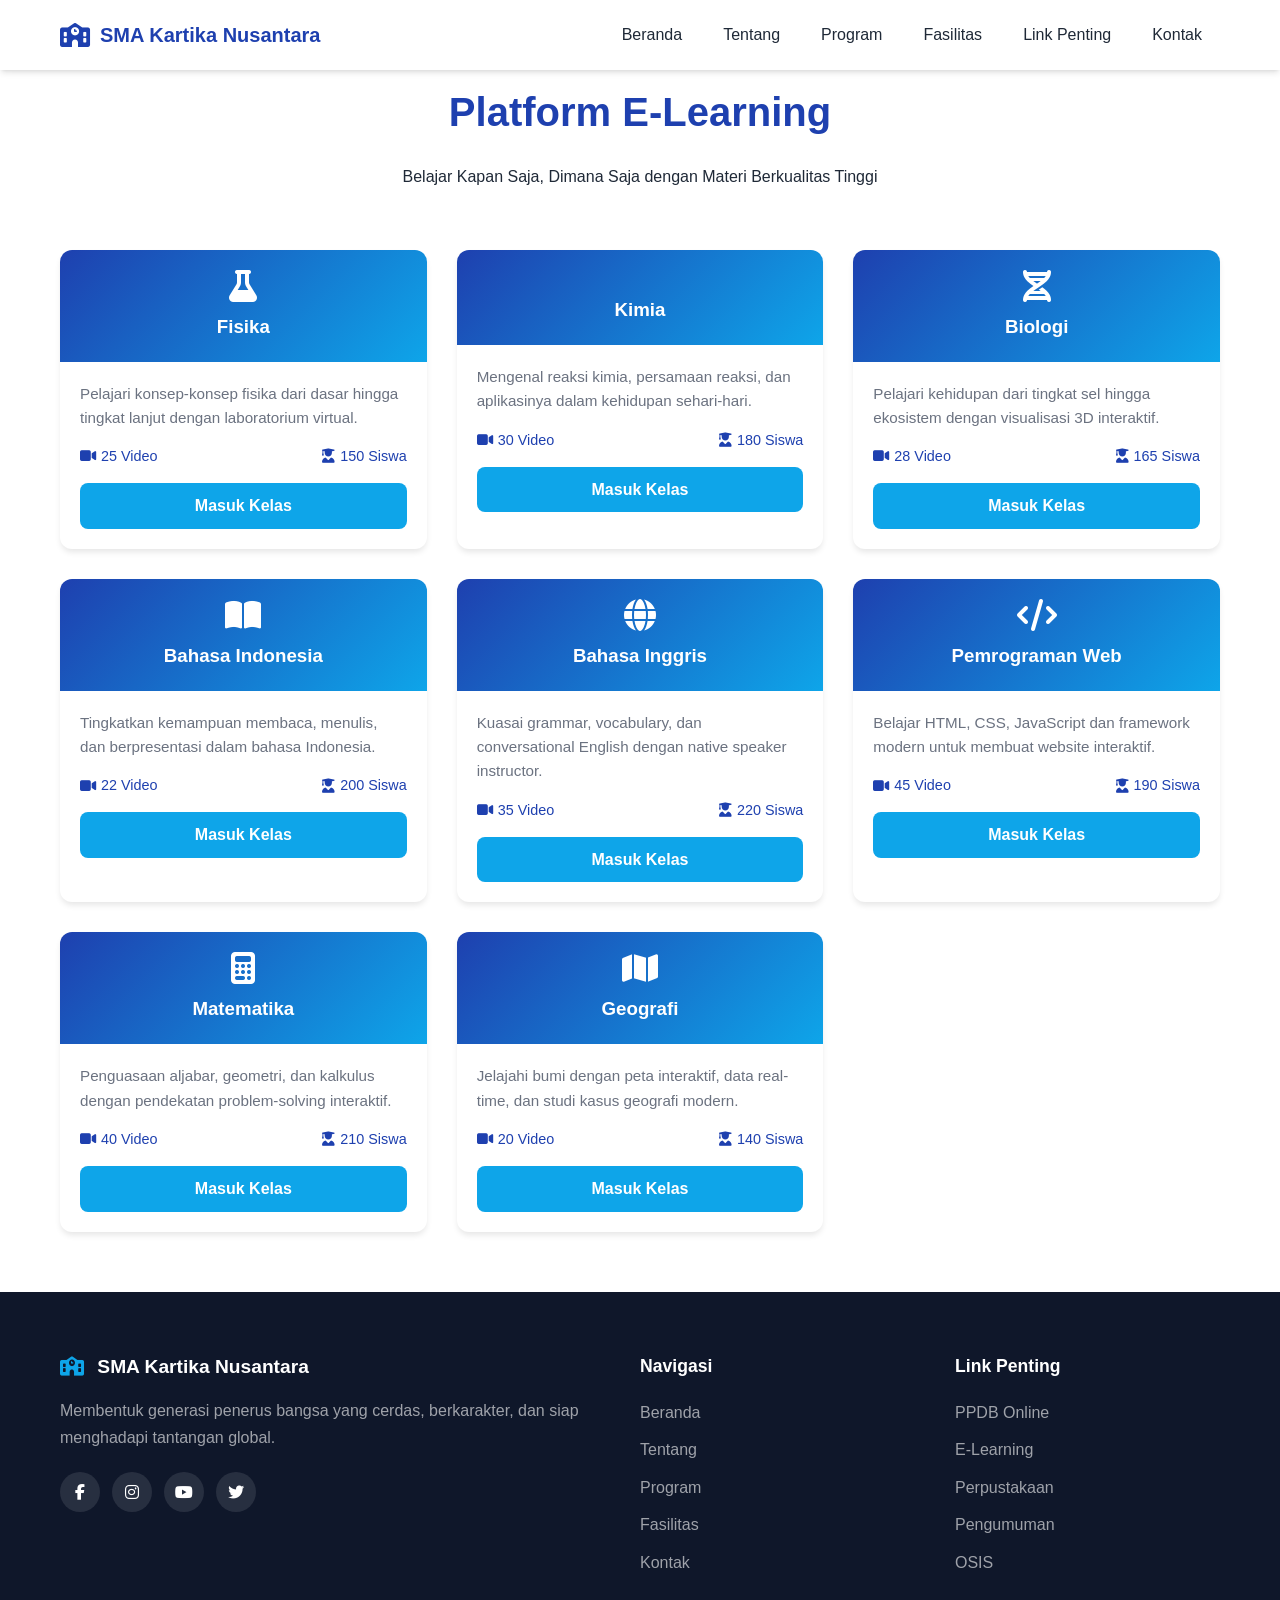
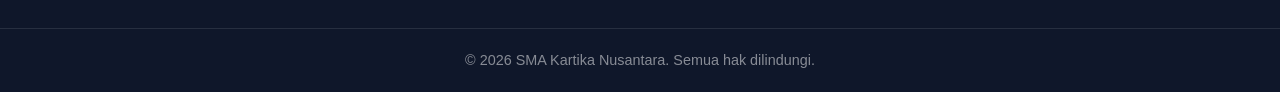
<file: pages/elearning.html>
<!DOCTYPE html>
<html lang="id">
<head>
    <meta charset="UTF-8">
    <meta name="viewport" content="width=device-width, initial-scale=1.0">
    <meta name="description" content="Platform E-Learning SMA Kartika Nusantara">
    <meta name="keywords" content="e-learning, kelas online, pendidikan">
    <title>E-Learning - SMA Kartika Nusantara</title>
    <link rel="stylesheet" href="../css/style.css">
    <link rel="preconnect" href="https://cdnjs.cloudflare.com" crossorigin>
    <link rel="stylesheet" href="https://cdnjs.cloudflare.com/ajax/libs/font-awesome/6.5.0/css/all.min.css">
    <style>
        .elearning-container {
            max-width: 1200px;
            margin: 80px auto 50px;
            padding: 0 20px;
        }
        .elearning-header {
            text-align: center;
            margin-bottom: 60px;
        }
        .elearning-header h1 {
            font-size: 2.5rem;
            color: #1e40af;
            margin-bottom: 20px;
        }
        .courses-grid {
            display: grid;
            grid-template-columns: repeat(auto-fill, minmax(280px, 1fr));
            gap: 30px;
            margin-bottom: 60px;
        }
        .course-card {
            background: white;
            border-radius: 12px;
            overflow: hidden;
            box-shadow: 0 4px 6px -1px rgba(0, 0, 0, 0.1);
            transition: 0.3s ease;
            cursor: pointer;
        }
        .course-card:hover {
            transform: translateY(-8px);
            box-shadow: 0 10px 15px -3px rgba(0, 0, 0, 0.1);
        }
        .course-header {
            padding: 20px;
            background: linear-gradient(135deg, #1e40af 0%, #0ea5e9 100%);
            color: white;
            text-align: center;
        }
        .course-header i {
            font-size: 2rem;
            margin-bottom: 10px;
        }
        .course-header h3 {
            margin: 0;
        }
        .course-body {
            padding: 20px;
        }
        .course-body p {
            color: #6b7280;
            font-size: 0.95rem;
            margin-bottom: 15px;
        }
        .course-meta {
            display: flex;
            justify-content: space-between;
            margin-bottom: 15px;
            font-size: 0.9rem;
        }
        .course-meta span {
            display: flex;
            align-items: center;
            gap: 5px;
            color: #1e40af;
        }
        .course-btn {
            display: block;
            text-align: center;
            background: #0ea5e9;
            color: white;
            padding: 10px;
            border-radius: 8px;
            text-decoration: none;
            font-weight: 600;
            transition: 0.3s ease;
        }
        .course-btn:hover {
            background: #0284c7;
        }
        @media (max-width: 768px) {
            .elearning-header h1 {
                font-size: 1.8rem;
            }
            .courses-grid {
                grid-template-columns: repeat(auto-fill, minmax(200px, 1fr));
            }
        }
    </style>
</head>
<body>
    <div id="navbar-placeholder"></div>

    <!-- Main Content -->
    <div class="elearning-container">
        <div class="elearning-header">
            <h1>Platform E-Learning</h1>
            <p>Belajar Kapan Saja, Dimana Saja dengan Materi Berkualitas Tinggi</p>
        </div>

        <div class="courses-grid">
            <div class="course-card">
                <div class="course-header">
                    <i class="fas fa-flask"></i>
                    <h3>Fisika</h3>
                </div>
                <div class="course-body">
                    <p>Pelajari konsep-konsep fisika dari dasar hingga tingkat lanjut dengan laboratorium virtual.</p>
                    <div class="course-meta">
                        <span><i class="fas fa-video"></i> 25 Video</span>
                        <span><i class="fas fa-user-graduate"></i> 150 Siswa</span>
                    </div>
                    <a href="#" class="course-btn">Masuk Kelas</a>
                </div>
            </div>

            <div class="course-card">
                <div class="course-header">
                    <i class="fas fa-beaker"></i>
                    <h3>Kimia</h3>
                </div>
                <div class="course-body">
                    <p>Mengenal reaksi kimia, persamaan reaksi, dan aplikasinya dalam kehidupan sehari-hari.</p>
                    <div class="course-meta">
                        <span><i class="fas fa-video"></i> 30 Video</span>
                        <span><i class="fas fa-user-graduate"></i> 180 Siswa</span>
                    </div>
                    <a href="#" class="course-btn">Masuk Kelas</a>
                </div>
            </div>

            <div class="course-card">
                <div class="course-header">
                    <i class="fas fa-dna"></i>
                    <h3>Biologi</h3>
                </div>
                <div class="course-body">
                    <p>Pelajari kehidupan dari tingkat sel hingga ekosistem dengan visualisasi 3D interaktif.</p>
                    <div class="course-meta">
                        <span><i class="fas fa-video"></i> 28 Video</span>
                        <span><i class="fas fa-user-graduate"></i> 165 Siswa</span>
                    </div>
                    <a href="#" class="course-btn">Masuk Kelas</a>
                </div>
            </div>

            <div class="course-card">
                <div class="course-header">
                    <i class="fas fa-book-open"></i>
                    <h3>Bahasa Indonesia</h3>
                </div>
                <div class="course-body">
                    <p>Tingkatkan kemampuan membaca, menulis, dan berpresentasi dalam bahasa Indonesia.</p>
                    <div class="course-meta">
                        <span><i class="fas fa-video"></i> 22 Video</span>
                        <span><i class="fas fa-user-graduate"></i> 200 Siswa</span>
                    </div>
                    <a href="#" class="course-btn">Masuk Kelas</a>
                </div>
            </div>

            <div class="course-card">
                <div class="course-header">
                    <i class="fas fa-globe"></i>
                    <h3>Bahasa Inggris</h3>
                </div>
                <div class="course-body">
                    <p>Kuasai grammar, vocabulary, dan conversational English dengan native speaker instructor.</p>
                    <div class="course-meta">
                        <span><i class="fas fa-video"></i> 35 Video</span>
                        <span><i class="fas fa-user-graduate"></i> 220 Siswa</span>
                    </div>
                    <a href="#" class="course-btn">Masuk Kelas</a>
                </div>
            </div>

            <div class="course-card">
                <div class="course-header">
                    <i class="fas fa-code"></i>
                    <h3>Pemrograman Web</h3>
                </div>
                <div class="course-body">
                    <p>Belajar HTML, CSS, JavaScript dan framework modern untuk membuat website interaktif.</p>
                    <div class="course-meta">
                        <span><i class="fas fa-video"></i> 45 Video</span>
                        <span><i class="fas fa-user-graduate"></i> 190 Siswa</span>
                    </div>
                    <a href="#" class="course-btn">Masuk Kelas</a>
                </div>
            </div>

            <div class="course-card">
                <div class="course-header">
                    <i class="fas fa-calculator"></i>
                    <h3>Matematika</h3>
                </div>
                <div class="course-body">
                    <p>Penguasaan aljabar, geometri, dan kalkulus dengan pendekatan problem-solving interaktif.</p>
                    <div class="course-meta">
                        <span><i class="fas fa-video"></i> 40 Video</span>
                        <span><i class="fas fa-user-graduate"></i> 210 Siswa</span>
                    </div>
                    <a href="#" class="course-btn">Masuk Kelas</a>
                </div>
            </div>

            <div class="course-card">
                <div class="course-header">
                    <i class="fas fa-map"></i>
                    <h3>Geografi</h3>
                </div>
                <div class="course-body">
                    <p>Jelajahi bumi dengan peta interaktif, data real-time, dan studi kasus geografi modern.</p>
                    <div class="course-meta">
                        <span><i class="fas fa-video"></i> 20 Video</span>
                        <span><i class="fas fa-user-graduate"></i> 140 Siswa</span>
                    </div>
                    <a href="#" class="course-btn">Masuk Kelas</a>
                </div>
            </div>
        </div>
    </div>

    <div id="footer-placeholder"></div>

    <script src="../js/components.js" defer></script>
    <script src="../js/script.js" defer></script>
</body>
</html>
</file>
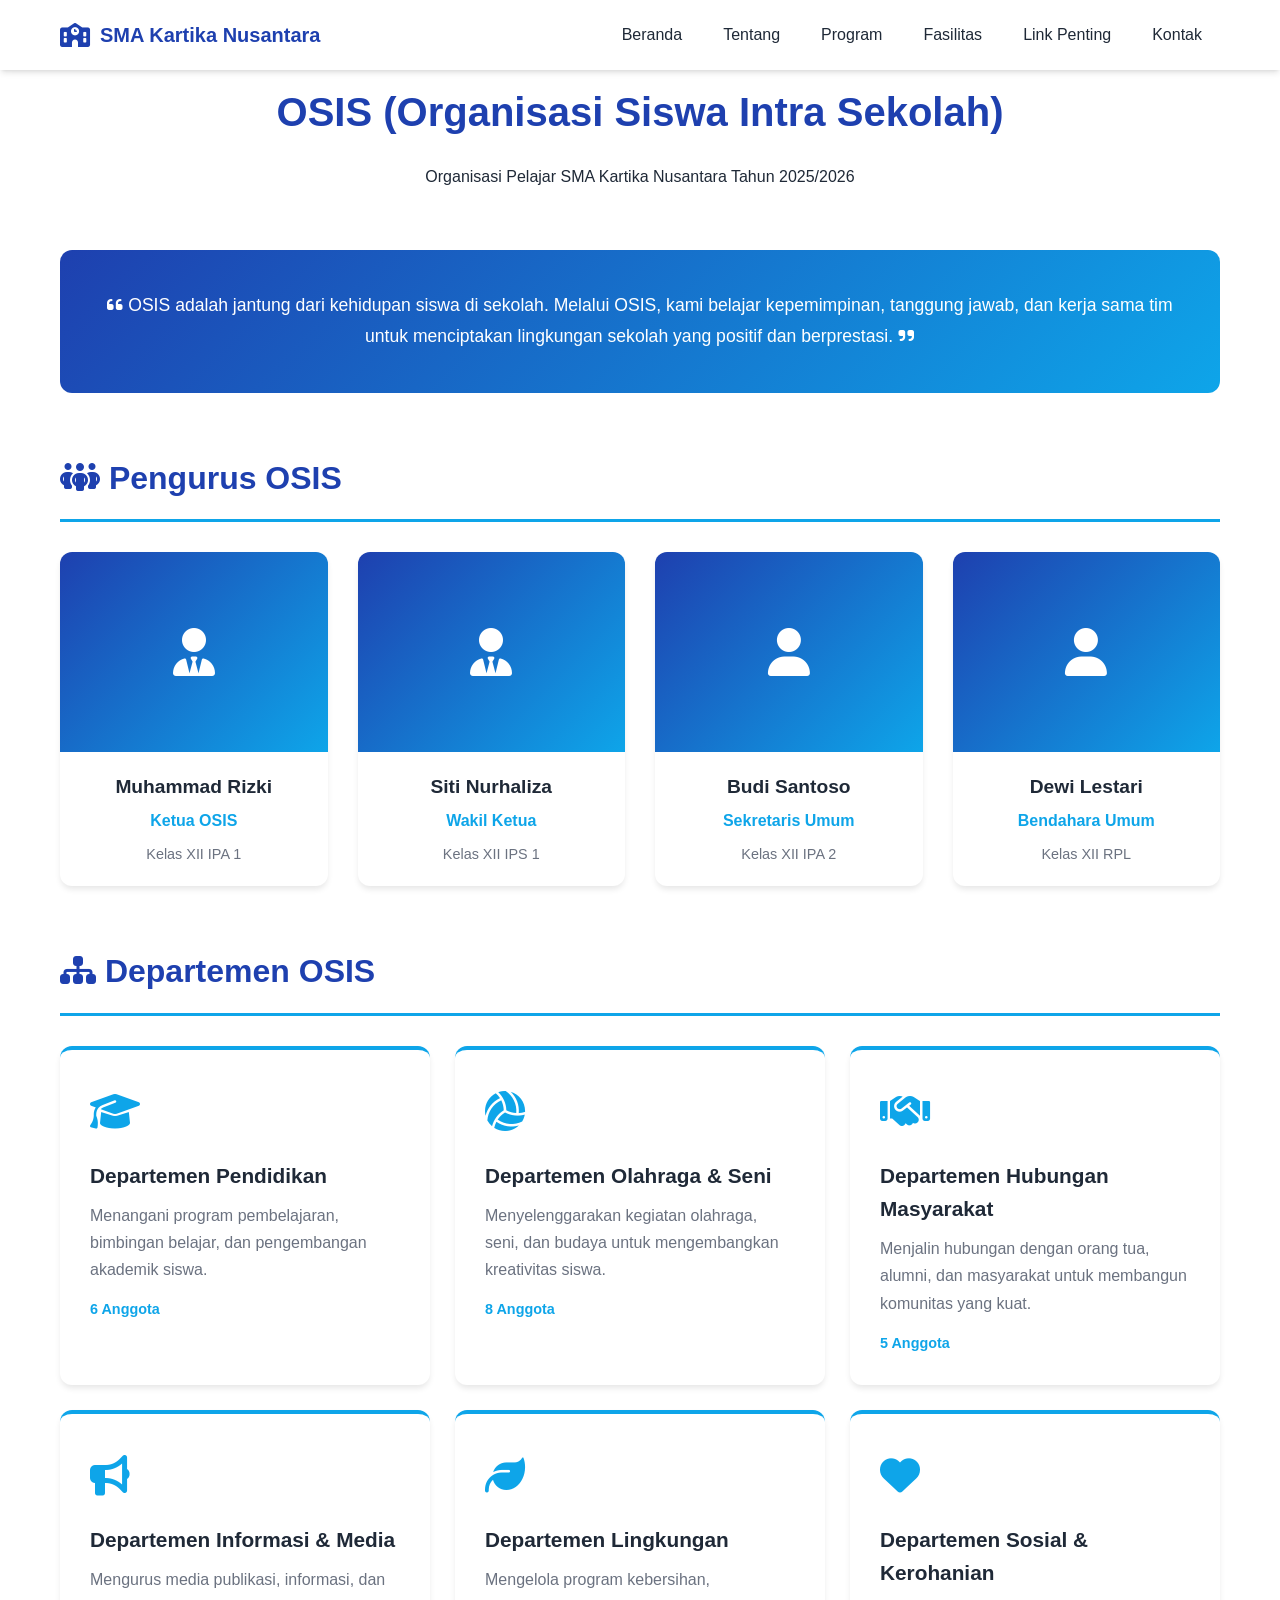
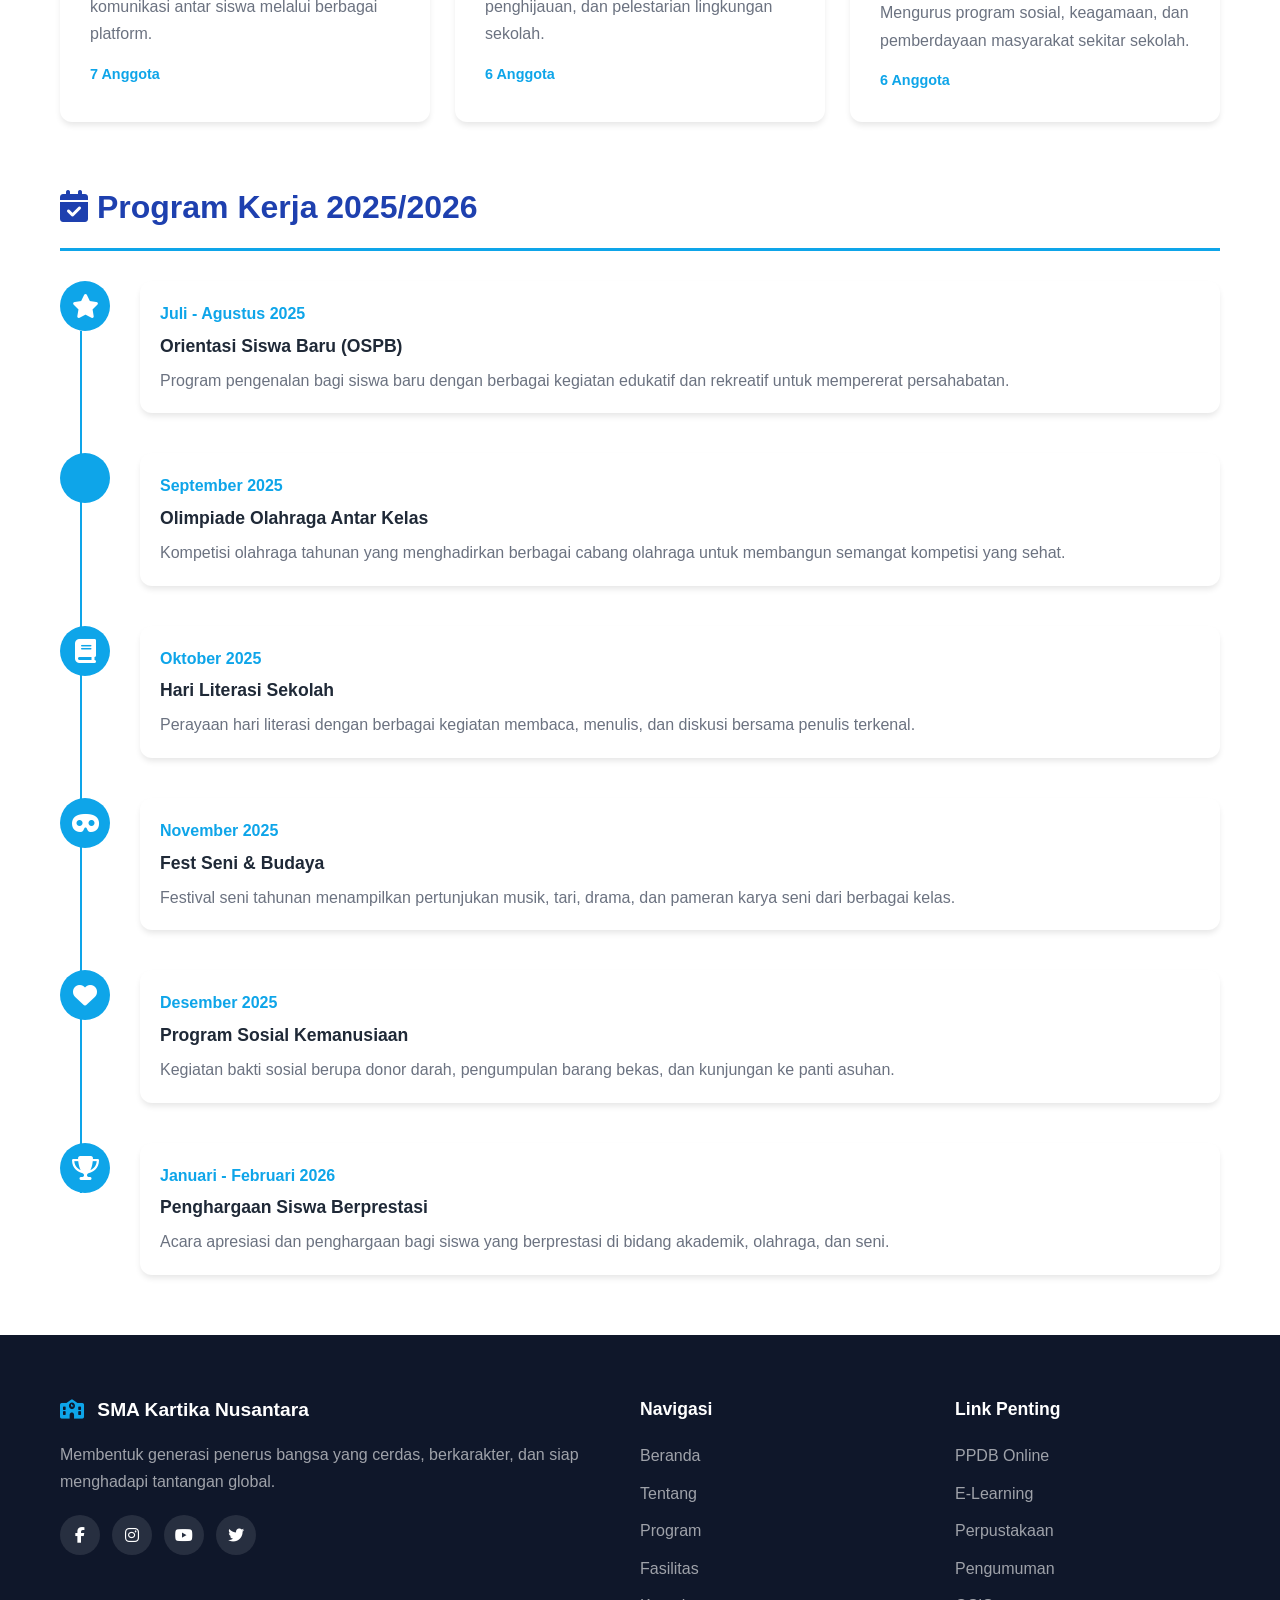
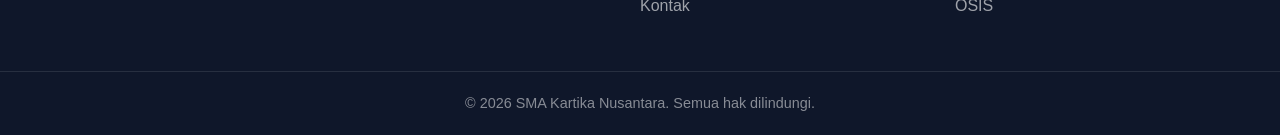
<file: pages/osis.html>
<!DOCTYPE html>
<html lang="id">
<head>
    <meta charset="UTF-8">
    <meta name="viewport" content="width=device-width, initial-scale=1.0">
    <meta name="description" content="OSIS SMA Kartika Nusantara - Organisasi Siswa Intra Sekolah">
    <meta name="keywords" content="OSIS, organisasi, siswa, intra, sekolah">
    <title>OSIS - SMA Kartika Nusantara</title>
    <link rel="stylesheet" href="../css/style.css">
    <link rel="preconnect" href="https://cdnjs.cloudflare.com" crossorigin>
    <link rel="stylesheet" href="https://cdnjs.cloudflare.com/ajax/libs/font-awesome/6.5.0/css/all.min.css">
    <style>
        .osis-container {
            max-width: 1200px;
            margin: 80px auto 50px;
            padding: 0 20px;
        }
        .osis-header {
            text-align: center;
            margin-bottom: 60px;
        }
        .osis-header h1 {
            font-size: 2.5rem;
            color: #1e40af;
            margin-bottom: 20px;
        }
        .osis-intro {
            background: linear-gradient(135deg, #1e40af 0%, #0ea5e9 100%);
            color: white;
            padding: 40px;
            border-radius: 12px;
            margin-bottom: 60px;
            text-align: center;
        }
        .osis-intro p {
            font-size: 1.1rem;
            line-height: 1.8;
        }
        .section-title {
            font-size: 2rem;
            color: #1e40af;
            margin-bottom: 30px;
            border-bottom: 3px solid #0ea5e9;
            padding-bottom: 15px;
        }
        .board-grid {
            display: grid;
            grid-template-columns: repeat(auto-fit, minmax(250px, 1fr));
            gap: 30px;
            margin-bottom: 60px;
        }
        .board-card {
            background: white;
            border-radius: 12px;
            overflow: hidden;
            box-shadow: 0 4px 6px -1px rgba(0, 0, 0, 0.1);
            text-align: center;
        }
        .board-avatar {
            width: 100%;
            height: 200px;
            background: linear-gradient(135deg, #1e40af 0%, #0ea5e9 100%);
            display: flex;
            align-items: center;
            justify-content: center;
            font-size: 3rem;
            color: white;
        }
        .board-info {
            padding: 20px;
        }
        .board-name {
            font-size: 1.2rem;
            font-weight: 700;
            color: #1f2937;
            margin-bottom: 5px;
        }
        .board-position {
            color: #0ea5e9;
            font-weight: 600;
            margin-bottom: 10px;
        }
        .board-contact {
            font-size: 0.9rem;
            color: #6b7280;
        }
        .departments-grid {
            display: grid;
            grid-template-columns: repeat(auto-fit, minmax(280px, 1fr));
            gap: 25px;
            margin-bottom: 60px;
        }
        .dept-card {
            background: white;
            border-radius: 12px;
            padding: 30px;
            box-shadow: 0 4px 6px -1px rgba(0, 0, 0, 0.1);
            border-top: 4px solid #0ea5e9;
            transition: 0.3s ease;
        }
        .dept-card:hover {
            transform: translateY(-5px);
            box-shadow: 0 10px 15px -3px rgba(0, 0, 0, 0.1);
        }
        .dept-icon {
            font-size: 2.5rem;
            color: #0ea5e9;
            margin-bottom: 15px;
        }
        .dept-title {
            font-size: 1.3rem;
            font-weight: 700;
            color: #1f2937;
            margin-bottom: 10px;
        }
        .dept-desc {
            color: #6b7280;
            line-height: 1.7;
            margin-bottom: 15px;
        }
        .dept-members {
            font-size: 0.9rem;
            color: #0ea5e9;
            font-weight: 600;
        }
        .activities-timeline {
            position: relative;
            margin-bottom: 60px;
        }
        .timeline-item {
            display: flex;
            gap: 30px;
            margin-bottom: 40px;
            position: relative;
        }
        .timeline-item::before {
            content: '';
            position: absolute;
            left: 20px;
            top: 50px;
            width: 2px;
            height: calc(100% + 40px);
            background: #0ea5e9;
        }
        .timeline-item:last-child::before {
            display: none;
        }
        .timeline-dot {
            width: 50px;
            height: 50px;
            background: #0ea5e9;
            border-radius: 50%;
            display: flex;
            align-items: center;
            justify-content: center;
            color: white;
            font-size: 1.5rem;
            flex-shrink: 0;
            z-index: 1;
            position: relative;
        }
        .timeline-content {
            flex: 1;
            background: white;
            padding: 20px;
            border-radius: 12px;
            box-shadow: 0 4px 6px -1px rgba(0, 0, 0, 0.1);
        }
        .timeline-date {
            color: #0ea5e9;
            font-weight: 600;
            margin-bottom: 5px;
        }
        .timeline-title {
            font-size: 1.1rem;
            font-weight: 700;
            color: #1f2937;
            margin-bottom: 8px;
        }
        .timeline-desc {
            color: #6b7280;
        }
        .osis-section {
            margin-bottom: 60px;
        }
    </style>
</head>
<body>
    <div id="navbar-placeholder"></div>

    <!-- Main Content -->
    <div class="osis-container">
        <div class="osis-header">
            <h1>OSIS (Organisasi Siswa Intra Sekolah)</h1>
            <p>Organisasi Pelajar SMA Kartika Nusantara Tahun 2025/2026</p>
        </div>

        <div class="osis-intro">
            <p>
                <i class="fas fa-quote-left"></i> OSIS adalah jantung dari kehidupan siswa di sekolah. Melalui OSIS, kami belajar kepemimpinan, 
                tanggung jawab, dan kerja sama tim untuk menciptakan lingkungan sekolah yang positif dan berprestasi. <i class="fas fa-quote-right"></i>
            </p>
        </div>

        <!-- Pengurus OSIS -->
        <div class="osis-section">
            <h2 class="section-title"><i class="fas fa-people-group"></i> Pengurus OSIS</h2>
            <div class="board-grid">
                <div class="board-card">
                    <div class="board-avatar">
                        <i class="fas fa-user-tie"></i>
                    </div>
                    <div class="board-info">
                        <div class="board-name">Muhammad Rizki</div>
                        <div class="board-position">Ketua OSIS</div>
                        <div class="board-contact">Kelas XII IPA 1</div>
                    </div>
                </div>

                <div class="board-card">
                    <div class="board-avatar">
                        <i class="fas fa-user-tie"></i>
                    </div>
                    <div class="board-info">
                        <div class="board-name">Siti Nurhaliza</div>
                        <div class="board-position">Wakil Ketua</div>
                        <div class="board-contact">Kelas XII IPS 1</div>
                    </div>
                </div>

                <div class="board-card">
                    <div class="board-avatar">
                        <i class="fas fa-user"></i>
                    </div>
                    <div class="board-info">
                        <div class="board-name">Budi Santoso</div>
                        <div class="board-position">Sekretaris Umum</div>
                        <div class="board-contact">Kelas XII IPA 2</div>
                    </div>
                </div>

                <div class="board-card">
                    <div class="board-avatar">
                        <i class="fas fa-user"></i>
                    </div>
                    <div class="board-info">
                        <div class="board-name">Dewi Lestari</div>
                        <div class="board-position">Bendahara Umum</div>
                        <div class="board-contact">Kelas XII RPL</div>
                    </div>
                </div>
            </div>
        </div>

        <!-- Departemen OSIS -->
        <div class="osis-section">
            <h2 class="section-title"><i class="fas fa-sitemap"></i> Departemen OSIS</h2>
            <div class="departments-grid">
                <div class="dept-card">
                    <div class="dept-icon">
                        <i class="fas fa-graduation-cap"></i>
                    </div>
                    <div class="dept-title">Departemen Pendidikan</div>
                    <p class="dept-desc">Menangani program pembelajaran, bimbingan belajar, dan pengembangan akademik siswa.</p>
                    <div class="dept-members">6 Anggota</div>
                </div>

                <div class="dept-card">
                    <div class="dept-icon">
                        <i class="fas fa-volleyball"></i>
                    </div>
                    <div class="dept-title">Departemen Olahraga & Seni</div>
                    <p class="dept-desc">Menyelenggarakan kegiatan olahraga, seni, dan budaya untuk mengembangkan kreativitas siswa.</p>
                    <div class="dept-members">8 Anggota</div>
                </div>

                <div class="dept-card">
                    <div class="dept-icon">
                        <i class="fas fa-handshake"></i>
                    </div>
                    <div class="dept-title">Departemen Hubungan Masyarakat</div>
                    <p class="dept-desc">Menjalin hubungan dengan orang tua, alumni, dan masyarakat untuk membangun komunitas yang kuat.</p>
                    <div class="dept-members">5 Anggota</div>
                </div>

                <div class="dept-card">
                    <div class="dept-icon">
                        <i class="fas fa-bullhorn"></i>
                    </div>
                    <div class="dept-title">Departemen Informasi & Media</div>
                    <p class="dept-desc">Mengurus media publikasi, informasi, dan komunikasi antar siswa melalui berbagai platform.</p>
                    <div class="dept-members">7 Anggota</div>
                </div>

                <div class="dept-card">
                    <div class="dept-icon">
                        <i class="fas fa-leaf"></i>
                    </div>
                    <div class="dept-title">Departemen Lingkungan</div>
                    <p class="dept-desc">Mengelola program kebersihan, penghijauan, dan pelestarian lingkungan sekolah.</p>
                    <div class="dept-members">6 Anggota</div>
                </div>

                <div class="dept-card">
                    <div class="dept-icon">
                        <i class="fas fa-heart"></i>
                    </div>
                    <div class="dept-title">Departemen Sosial & Kerohanian</div>
                    <p class="dept-desc">Mengurus program sosial, keagamaan, dan pemberdayaan masyarakat sekitar sekolah.</p>
                    <div class="dept-members">6 Anggota</div>
                </div>
            </div>
        </div>

        <!-- Program Kerja -->
        <div class="osis-section">
            <h2 class="section-title"><i class="fas fa-calendar-check"></i> Program Kerja 2025/2026</h2>
            <div class="activities-timeline">
                <div class="timeline-item">
                    <div class="timeline-dot">
                        <i class="fas fa-star"></i>
                    </div>
                    <div class="timeline-content">
                        <div class="timeline-date">Juli - Agustus 2025</div>
                        <div class="timeline-title">Orientasi Siswa Baru (OSPB)</div>
                        <div class="timeline-desc">Program pengenalan bagi siswa baru dengan berbagai kegiatan edukatif dan rekreatif untuk mempererat persahabatan.</div>
                    </div>
                </div>

                <div class="timeline-item">
                    <div class="timeline-dot">
                        <i class="fas fa-game"></i>
                    </div>
                    <div class="timeline-content">
                        <div class="timeline-date">September 2025</div>
                        <div class="timeline-title">Olimpiade Olahraga Antar Kelas</div>
                        <div class="timeline-desc">Kompetisi olahraga tahunan yang menghadirkan berbagai cabang olahraga untuk membangun semangat kompetisi yang sehat.</div>
                    </div>
                </div>

                <div class="timeline-item">
                    <div class="timeline-dot">
                        <i class="fas fa-book"></i>
                    </div>
                    <div class="timeline-content">
                        <div class="timeline-date">Oktober 2025</div>
                        <div class="timeline-title">Hari Literasi Sekolah</div>
                        <div class="timeline-desc">Perayaan hari literasi dengan berbagai kegiatan membaca, menulis, dan diskusi bersama penulis terkenal.</div>
                    </div>
                </div>

                <div class="timeline-item">
                    <div class="timeline-dot">
                        <i class="fas fa-mask"></i>
                    </div>
                    <div class="timeline-content">
                        <div class="timeline-date">November 2025</div>
                        <div class="timeline-title">Fest Seni & Budaya</div>
                        <div class="timeline-desc">Festival seni tahunan menampilkan pertunjukan musik, tari, drama, dan pameran karya seni dari berbagai kelas.</div>
                    </div>
                </div>

                <div class="timeline-item">
                    <div class="timeline-dot">
                        <i class="fas fa-heart"></i>
                    </div>
                    <div class="timeline-content">
                        <div class="timeline-date">Desember 2025</div>
                        <div class="timeline-title">Program Sosial Kemanusiaan</div>
                        <div class="timeline-desc">Kegiatan bakti sosial berupa donor darah, pengumpulan barang bekas, dan kunjungan ke panti asuhan.</div>
                    </div>
                </div>

                <div class="timeline-item">
                    <div class="timeline-dot">
                        <i class="fas fa-trophy"></i>
                    </div>
                    <div class="timeline-content">
                        <div class="timeline-date">Januari - Februari 2026</div>
                        <div class="timeline-title">Penghargaan Siswa Berprestasi</div>
                        <div class="timeline-desc">Acara apresiasi dan penghargaan bagi siswa yang berprestasi di bidang akademik, olahraga, dan seni.</div>
                    </div>
                </div>
            </div>
        </div>
    </div>

    <!-- Footer -->
        <div id="footer-placeholder"></div>

    <script src="../js/components.js" defer></script>
    <script src="../js/script.js" defer></script>
</body>
</html>
</file>
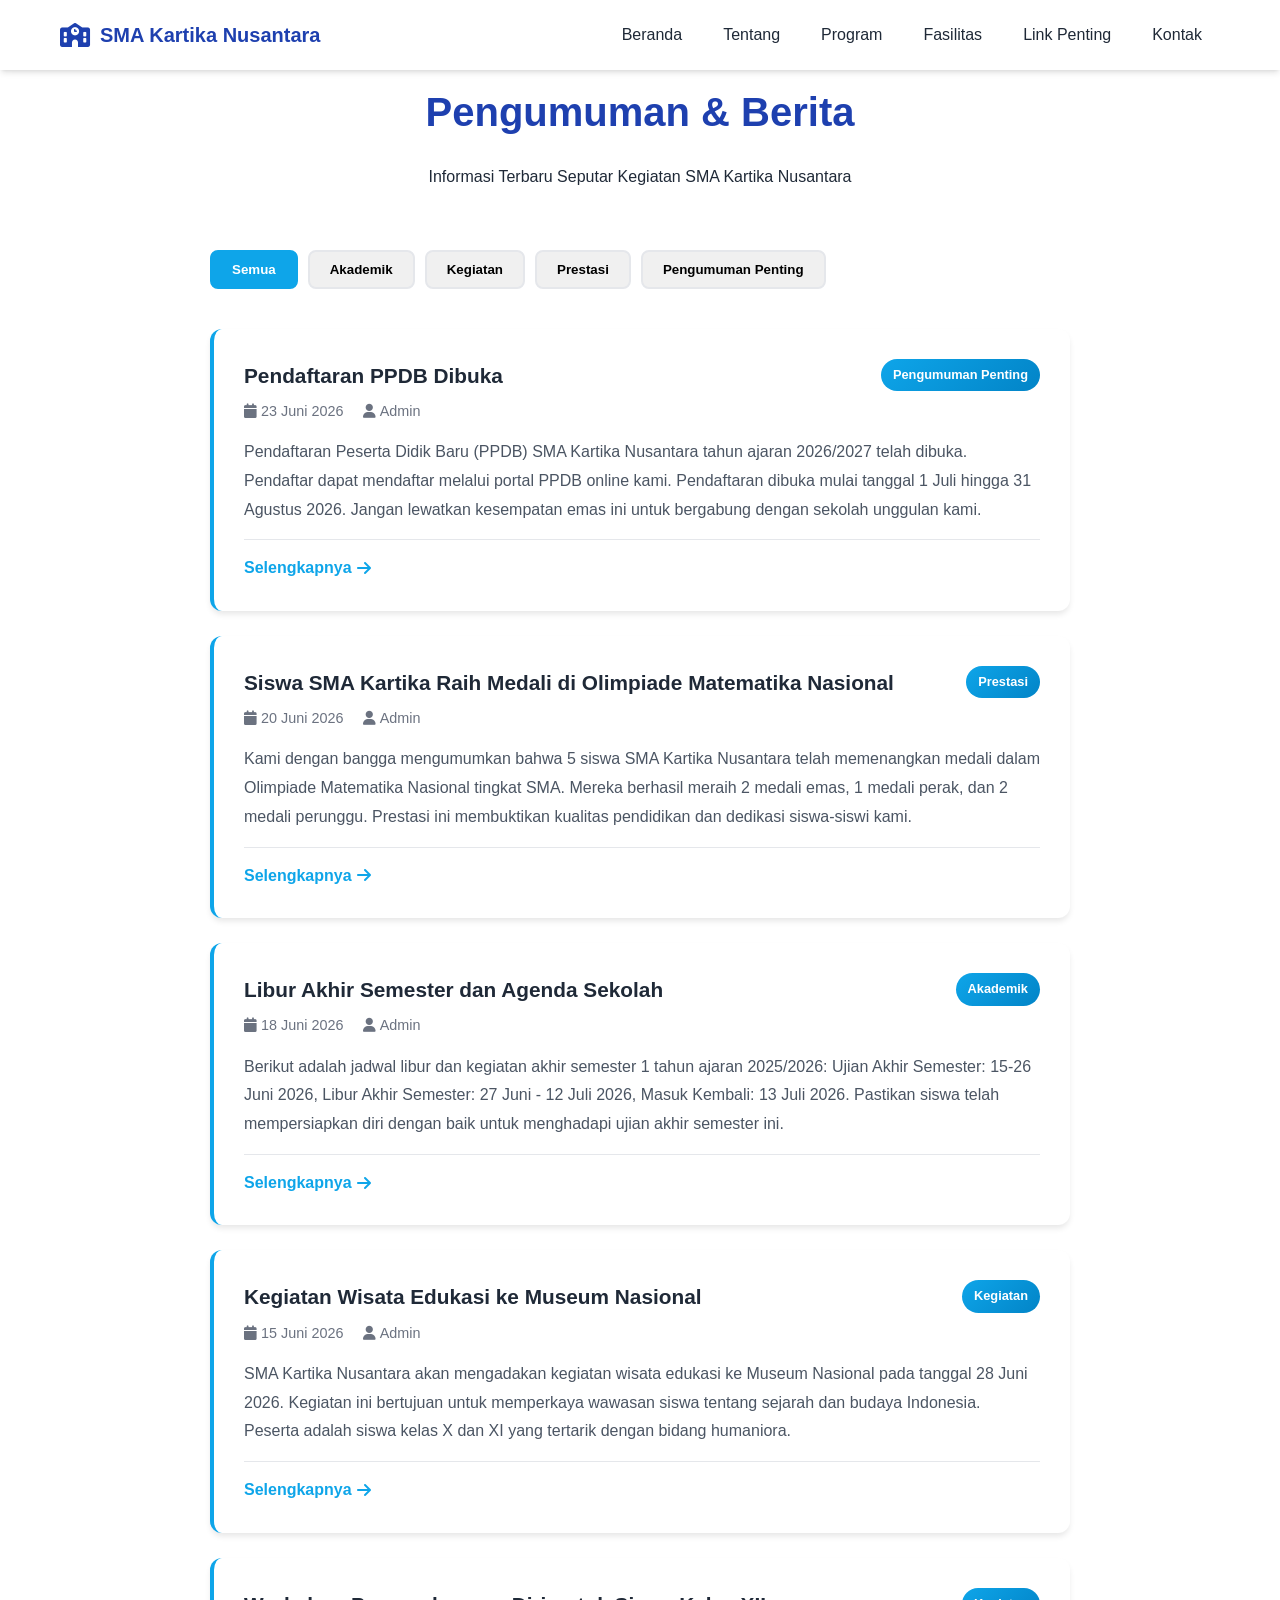
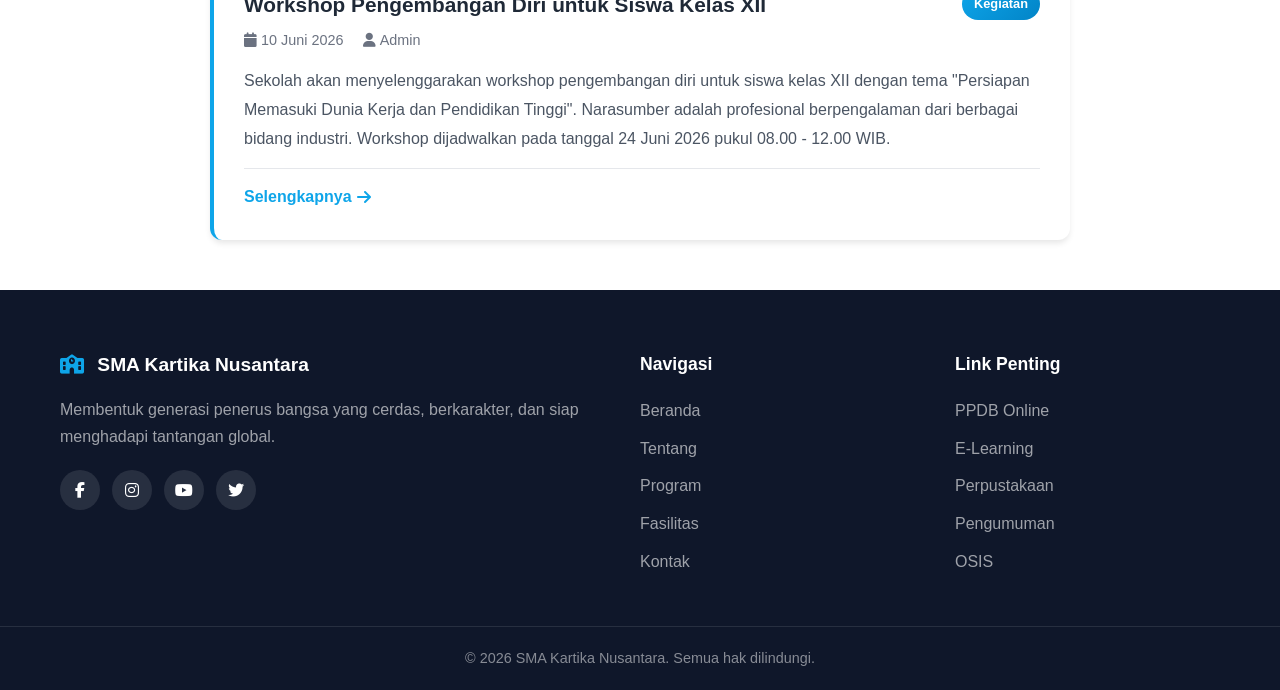
<file: pages/pengumuman.html>
<!DOCTYPE html>
<html lang="id">
<head>
    <meta charset="UTF-8">
    <meta name="viewport" content="width=device-width, initial-scale=1.0">
    <meta name="description" content="Pengumuman dan Berita SMA Kartika Nusantara">
    <meta name="keywords" content="pengumuman, berita, pemberitahuan, sekolah">
    <title>Pengumuman - SMA Kartika Nusantara</title>
    <link rel="stylesheet" href="../css/style.css">
    <link rel="preconnect" href="https://cdnjs.cloudflare.com" crossorigin>
    <link rel="stylesheet" href="https://cdnjs.cloudflare.com/ajax/libs/font-awesome/6.5.0/css/all.min.css">
    <style>
        .announcement-container {
            max-width: 900px;
            margin: 80px auto 50px;
            padding: 0 20px;
        }
        .announcement-header {
            text-align: center;
            margin-bottom: 60px;
        }
        .announcement-header h1 {
            font-size: 2.5rem;
            color: #1e40af;
            margin-bottom: 20px;
        }
        .filter-tabs {
            display: flex;
            gap: 10px;
            margin-bottom: 40px;
            flex-wrap: wrap;
        }
        .filter-btn {
            padding: 10px 20px;
            background: #f0f0f0;
            border: 2px solid #e5e7eb;
            border-radius: 8px;
            cursor: pointer;
            font-weight: 600;
            transition: 0.3s ease;
        }
        .filter-btn.active {
            background: #0ea5e9;
            color: white;
            border-color: #0ea5e9;
        }
        .filter-btn:hover {
            border-color: #0ea5e9;
        }
        .announcement-list {
            display: flex;
            flex-direction: column;
            gap: 25px;
        }
        .announcement-card {
            background: white;
            border-radius: 12px;
            padding: 30px;
            box-shadow: 0 4px 6px -1px rgba(0, 0, 0, 0.1);
            border-left: 4px solid #0ea5e9;
            transition: 0.3s ease;
        }
        .announcement-card:hover {
            box-shadow: 0 10px 15px -3px rgba(0, 0, 0, 0.1);
            transform: translateX(5px);
        }
        .announcement-header-content {
            display: flex;
            justify-content: space-between;
            align-items: start;
            margin-bottom: 15px;
        }
        .announcement-title {
            font-size: 1.3rem;
            font-weight: 700;
            color: #1f2937;
            margin-bottom: 8px;
        }
        .announcement-meta {
            display: flex;
            gap: 20px;
            font-size: 0.9rem;
            color: #6b7280;
        }
        .announcement-category {
            display: inline-block;
            background: linear-gradient(135deg, #0ea5e9, #0284c7);
            color: white;
            padding: 6px 12px;
            border-radius: 20px;
            font-size: 0.8rem;
            font-weight: 600;
        }
        .announcement-content {
            color: #4b5563;
            line-height: 1.8;
            margin-bottom: 15px;
        }
        .announcement-footer {
            display: flex;
            justify-content: space-between;
            align-items: center;
            padding-top: 15px;
            border-top: 1px solid #e5e7eb;
        }
        .read-more {
            color: #0ea5e9;
            text-decoration: none;
            font-weight: 600;
            display: flex;
            align-items: center;
            gap: 5px;
            transition: 0.3s ease;
        }
        .read-more:hover {
            color: #0284c7;
            gap: 10px;
        }
        @media (max-width: 768px) {
            .announcement-container {
                margin-top: 100px;
            }
            .announcement-header-content {
                flex-direction: column;
            }
            .announcement-category {
                margin-top: 10px;
            }
        }
    </style>
</head>
<body>
    <div id="navbar-placeholder"></div>

    <!-- Main Content -->
    <div class="announcement-container">
        <div class="announcement-header">
            <h1>Pengumuman & Berita</h1>
            <p>Informasi Terbaru Seputar Kegiatan SMA Kartika Nusantara</p>
        </div>

        <div class="filter-tabs">
            <button class="filter-btn active">Semua</button>
            <button class="filter-btn">Akademik</button>
            <button class="filter-btn">Kegiatan</button>
            <button class="filter-btn">Prestasi</button>
            <button class="filter-btn">Pengumuman Penting</button>
        </div>

        <div class="announcement-list">
            <div class="announcement-card">
                <div class="announcement-header-content">
                    <div>
                        <div class="announcement-title">Pendaftaran PPDB Dibuka</div>
                        <div class="announcement-meta">
                            <span><i class="fas fa-calendar"></i> 23 Juni 2026</span>
                            <span><i class="fas fa-user"></i> Admin</span>
                        </div>
                    </div>
                    <span class="announcement-category">Pengumuman Penting</span>
                </div>
                <p class="announcement-content">
                    Pendaftaran Peserta Didik Baru (PPDB) SMA Kartika Nusantara tahun ajaran 2026/2027 telah dibuka. Pendaftar dapat mendaftar melalui portal PPDB online kami. Pendaftaran dibuka mulai tanggal 1 Juli hingga 31 Agustus 2026. Jangan lewatkan kesempatan emas ini untuk bergabung dengan sekolah unggulan kami.
                </p>
                <div class="announcement-footer">
                    <a href="#" class="read-more">Selengkapnya <i class="fas fa-arrow-right"></i></a>
                </div>
            </div>

            <div class="announcement-card">
                <div class="announcement-header-content">
                    <div>
                        <div class="announcement-title">Siswa SMA Kartika Raih Medali di Olimpiade Matematika Nasional</div>
                        <div class="announcement-meta">
                            <span><i class="fas fa-calendar"></i> 20 Juni 2026</span>
                            <span><i class="fas fa-user"></i> Admin</span>
                        </div>
                    </div>
                    <span class="announcement-category">Prestasi</span>
                </div>
                <p class="announcement-content">
                    Kami dengan bangga mengumumkan bahwa 5 siswa SMA Kartika Nusantara telah memenangkan medali dalam Olimpiade Matematika Nasional tingkat SMA. Mereka berhasil meraih 2 medali emas, 1 medali perak, dan 2 medali perunggu. Prestasi ini membuktikan kualitas pendidikan dan dedikasi siswa-siswi kami.
                </p>
                <div class="announcement-footer">
                    <a href="#" class="read-more">Selengkapnya <i class="fas fa-arrow-right"></i></a>
                </div>
            </div>

            <div class="announcement-card">
                <div class="announcement-header-content">
                    <div>
                        <div class="announcement-title">Libur Akhir Semester dan Agenda Sekolah</div>
                        <div class="announcement-meta">
                            <span><i class="fas fa-calendar"></i> 18 Juni 2026</span>
                            <span><i class="fas fa-user"></i> Admin</span>
                        </div>
                    </div>
                    <span class="announcement-category">Akademik</span>
                </div>
                <p class="announcement-content">
                    Berikut adalah jadwal libur dan kegiatan akhir semester 1 tahun ajaran 2025/2026: Ujian Akhir Semester: 15-26 Juni 2026, Libur Akhir Semester: 27 Juni - 12 Juli 2026, Masuk Kembali: 13 Juli 2026. Pastikan siswa telah mempersiapkan diri dengan baik untuk menghadapi ujian akhir semester ini.
                </p>
                <div class="announcement-footer">
                    <a href="#" class="read-more">Selengkapnya <i class="fas fa-arrow-right"></i></a>
                </div>
            </div>

            <div class="announcement-card">
                <div class="announcement-header-content">
                    <div>
                        <div class="announcement-title">Kegiatan Wisata Edukasi ke Museum Nasional</div>
                        <div class="announcement-meta">
                            <span><i class="fas fa-calendar"></i> 15 Juni 2026</span>
                            <span><i class="fas fa-user"></i> Admin</span>
                        </div>
                    </div>
                    <span class="announcement-category">Kegiatan</span>
                </div>
                <p class="announcement-content">
                    SMA Kartika Nusantara akan mengadakan kegiatan wisata edukasi ke Museum Nasional pada tanggal 28 Juni 2026. Kegiatan ini bertujuan untuk memperkaya wawasan siswa tentang sejarah dan budaya Indonesia. Peserta adalah siswa kelas X dan XI yang tertarik dengan bidang humaniora.
                </p>
                <div class="announcement-footer">
                    <a href="#" class="read-more">Selengkapnya <i class="fas fa-arrow-right"></i></a>
                </div>
            </div>

            <div class="announcement-card">
                <div class="announcement-header-content">
                    <div>
                        <div class="announcement-title">Workshop Pengembangan Diri untuk Siswa Kelas XII</div>
                        <div class="announcement-meta">
                            <span><i class="fas fa-calendar"></i> 10 Juni 2026</span>
                            <span><i class="fas fa-user"></i> Admin</span>
                        </div>
                    </div>
                    <span class="announcement-category">Kegiatan</span>
                </div>
                <p class="announcement-content">
                    Sekolah akan menyelenggarakan workshop pengembangan diri untuk siswa kelas XII dengan tema "Persiapan Memasuki Dunia Kerja dan Pendidikan Tinggi". Narasumber adalah profesional berpengalaman dari berbagai bidang industri. Workshop dijadwalkan pada tanggal 24 Juni 2026 pukul 08.00 - 12.00 WIB.
                </p>
                <div class="announcement-footer">
                    <a href="#" class="read-more">Selengkapnya <i class="fas fa-arrow-right"></i></a>
                </div>
            </div>
        </div>
    </div>

    <!-- Footer -->
    <div id="footer-placeholder"></div>

    <script src="../js/components.js" defer></script>
    <script src="../js/script.js" defer></script>
</body>
</html>
</file>
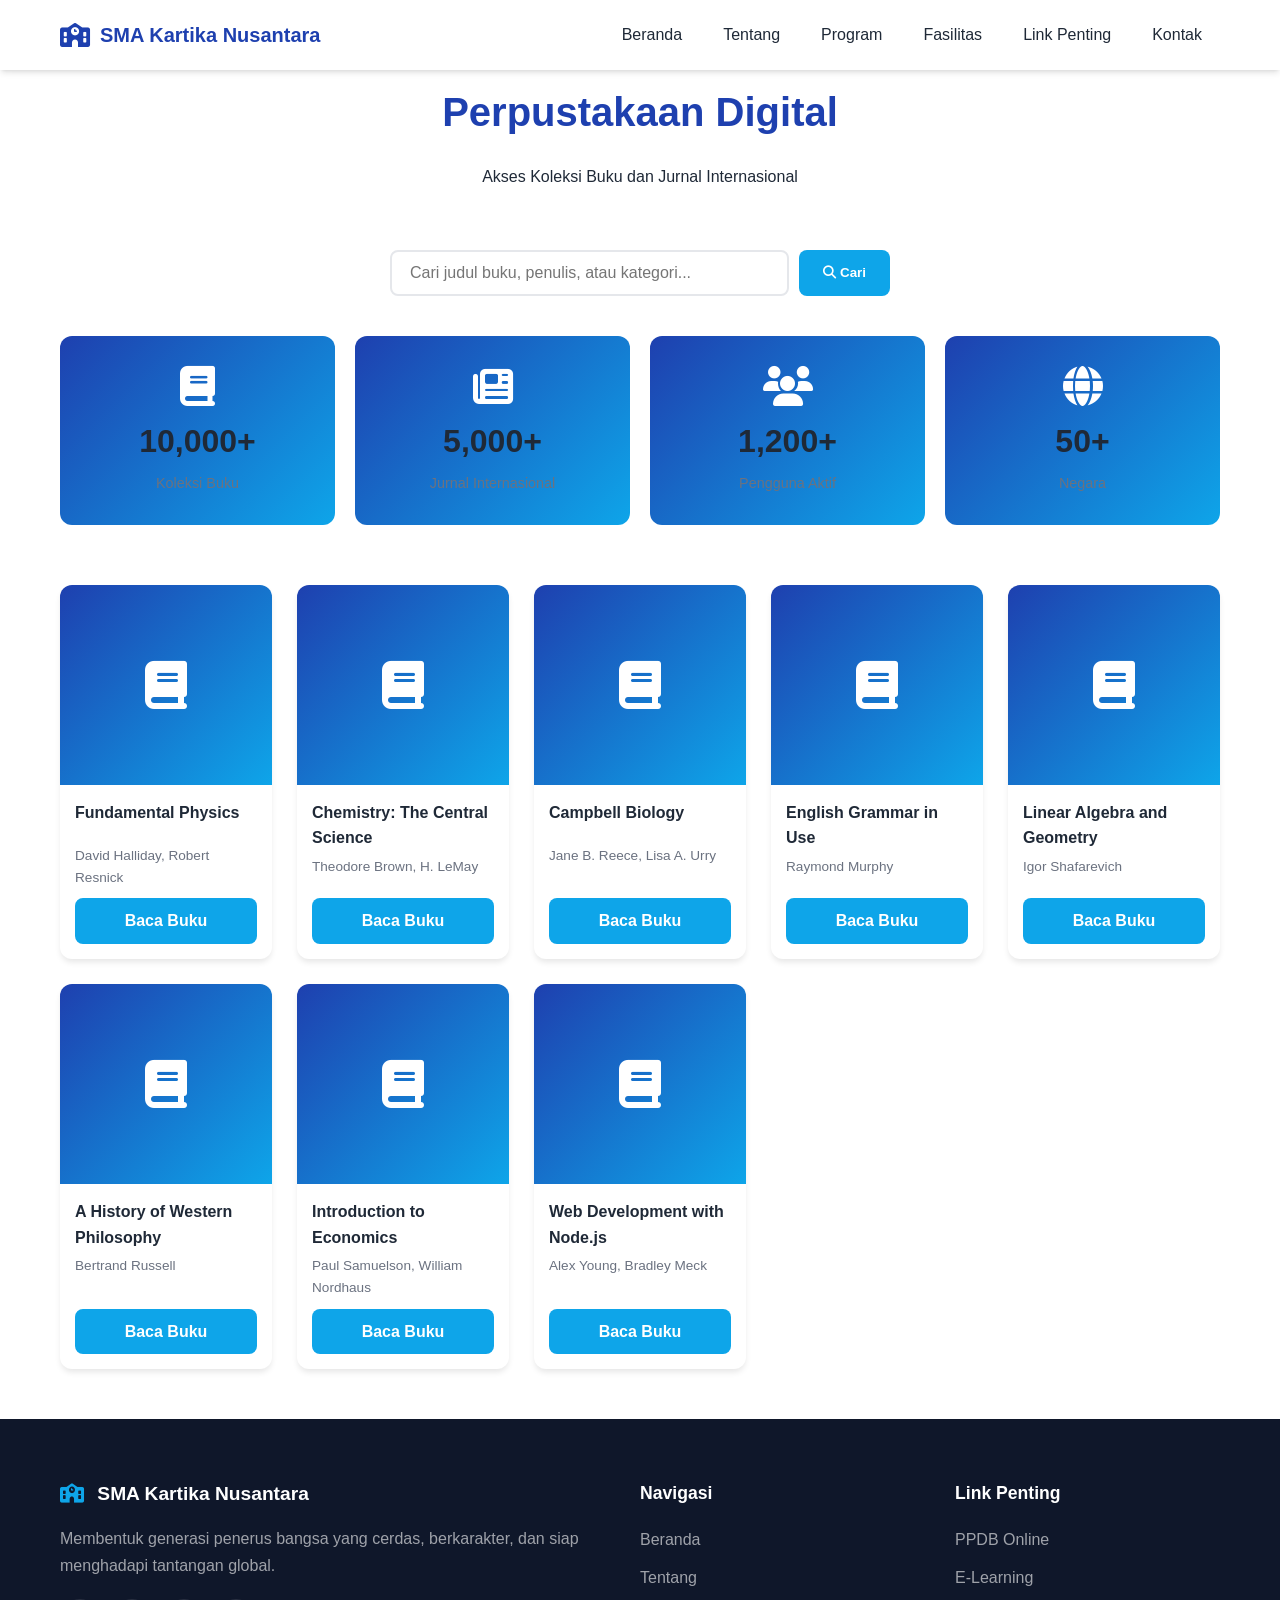
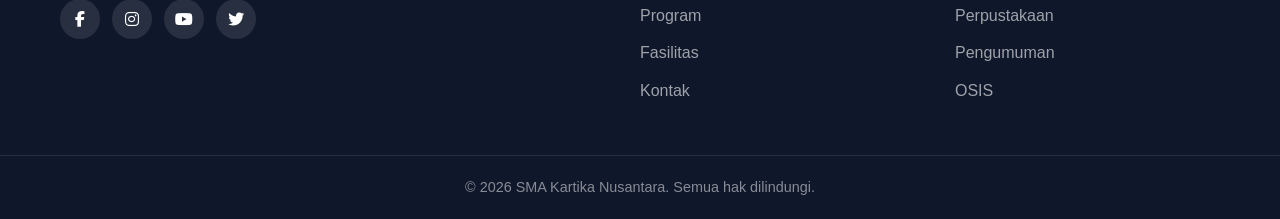
<file: pages/perpustakaan.html>
<!DOCTYPE html>
<html lang="id">
<head>
    <meta charset="UTF-8">
    <meta name="viewport" content="width=device-width, initial-scale=1.0">
    <meta name="description" content="Perpustakaan Digital SMA Kartika Nusantara - Akses koleksi buku dan jurnal internasional">
    <meta name="keywords" content="perpustakaan, buku, digital, jurnal, akademik">
    <title>Perpustakaan - SMA Kartika Nusantara</title>
    <link rel="stylesheet" href="../css/style.css">
    <link rel="preconnect" href="https://cdnjs.cloudflare.com" crossorigin>
    <link rel="stylesheet" href="https://cdnjs.cloudflare.com/ajax/libs/font-awesome/6.5.0/css/all.min.css">
    <style>
        .library-container {
            max-width: 1200px;
            margin: 80px auto 50px;
            padding: 0 20px;
        }
        .library-header {
            text-align: center;
            margin-bottom: 60px;
        }
        .library-header h1 {
            font-size: 2.5rem;
            color: #1e40af;
            margin-bottom: 20px;
        }
        .search-box {
            display: flex;
            gap: 10px;
            margin-bottom: 40px;
            max-width: 500px;
            margin-left: auto;
            margin-right: auto;
        }
        .search-box input {
            flex: 1;
            padding: 12px 18px;
            border: 2px solid #e5e7eb;
            border-radius: 8px;
            font-size: 1rem;
        }
        .search-box button {
            padding: 12px 24px;
            background: #0ea5e9;
            color: white;
            border: none;
            border-radius: 8px;
            cursor: pointer;
            font-weight: 600;
            transition: 0.3s ease;
        }
        .search-box button:hover {
            background: #0284c7;
        }
        .stats-grid {
            display: grid;
            grid-template-columns: repeat(auto-fit, minmax(200px, 1fr));
            gap: 20px;
            margin-bottom: 60px;
        }
        .stat-item {
            background: linear-gradient(135deg, #1e40af 0%, #0ea5e9 100%);
            color: white;
            padding: 30px;
            border-radius: 12px;
            text-align: center;
        }
        .stat-item i {
            font-size: 2.5rem;
            margin-bottom: 10px;
        }
        .stat-number {
            font-size: 2rem;
            font-weight: 800;
            margin-bottom: 5px;
        }
        .books-grid {
            display: grid;
            grid-template-columns: repeat(auto-fill, minmax(200px, 1fr));
            gap: 25px;
        }
        .book-card {
            background: white;
            border-radius: 12px;
            overflow: hidden;
            box-shadow: 0 4px 6px -1px rgba(0, 0, 0, 0.1);
            transition: 0.3s ease;
            display: flex;
            flex-direction: column;
        }
        .book-card:hover {
            transform: translateY(-8px);
            box-shadow: 0 10px 15px -3px rgba(0, 0, 0, 0.1);
        }
        .book-cover {
            width: 100%;
            height: 200px;
            background: linear-gradient(135deg, #1e40af 0%, #0ea5e9 100%);
            display: flex;
            align-items: center;
            justify-content: center;
            color: white;
            font-size: 3rem;
        }
        .book-info {
            padding: 15px;
            flex: 1;
            display: flex;
            flex-direction: column;
        }
        .book-title {
            font-weight: 600;
            color: #1f2937;
            margin-bottom: 5px;
            min-height: 40px;
        }
        .book-author {
            color: #6b7280;
            font-size: 0.85rem;
            margin-bottom: 10px;
        }
        .read-btn {
            display: block;
            text-align: center;
            background: #0ea5e9;
            color: white;
            padding: 10px;
            border-radius: 8px;
            text-decoration: none;
            font-weight: 600;
            transition: 0.3s ease;
            margin-top: auto;
        }
        .read-btn:hover {
            background: #0284c7;
        }
    </style>
</head>
<body>
    <div id="navbar-placeholder"></div>

    <!-- Main Content -->
    <div class="library-container">
        <div class="library-header">
            <h1>Perpustakaan Digital</h1>
            <p>Akses Koleksi Buku dan Jurnal Internasional</p>
        </div>

        <div class="search-box">
            <input type="text" placeholder="Cari judul buku, penulis, atau kategori...">
            <button><i class="fas fa-search"></i> Cari</button>
        </div>

        <div class="stats-grid">
            <div class="stat-item">
                <i class="fas fa-book"></i>
                <div class="stat-number">10,000+</div>
                <div class="stat-label">Koleksi Buku</div>
            </div>
            <div class="stat-item">
                <i class="fas fa-newspaper"></i>
                <div class="stat-number">5,000+</div>
                <div class="stat-label">Jurnal Internasional</div>
            </div>
            <div class="stat-item">
                <i class="fas fa-users"></i>
                <div class="stat-number">1,200+</div>
                <div class="stat-label">Pengguna Aktif</div>
            </div>
            <div class="stat-item">
                <i class="fas fa-globe"></i>
                <div class="stat-number">50+</div>
                <div class="stat-label">Negara</div>
            </div>
        </div>

        <div class="books-grid">
            <div class="book-card">
                <div class="book-cover">
                    <i class="fas fa-book"></i>
                </div>
                <div class="book-info">
                    <div class="book-title">Fundamental Physics</div>
                    <div class="book-author">David Halliday, Robert Resnick</div>
                    <a href="#" class="read-btn">Baca Buku</a>
                </div>
            </div>

            <div class="book-card">
                <div class="book-cover">
                    <i class="fas fa-book"></i>
                </div>
                <div class="book-info">
                    <div class="book-title">Chemistry: The Central Science</div>
                    <div class="book-author">Theodore Brown, H. LeMay</div>
                    <a href="#" class="read-btn">Baca Buku</a>
                </div>
            </div>

            <div class="book-card">
                <div class="book-cover">
                    <i class="fas fa-book"></i>
                </div>
                <div class="book-info">
                    <div class="book-title">Campbell Biology</div>
                    <div class="book-author">Jane B. Reece, Lisa A. Urry</div>
                    <a href="#" class="read-btn">Baca Buku</a>
                </div>
            </div>

            <div class="book-card">
                <div class="book-cover">
                    <i class="fas fa-book"></i>
                </div>
                <div class="book-info">
                    <div class="book-title">English Grammar in Use</div>
                    <div class="book-author">Raymond Murphy</div>
                    <a href="#" class="read-btn">Baca Buku</a>
                </div>
            </div>

            <div class="book-card">
                <div class="book-cover">
                    <i class="fas fa-book"></i>
                </div>
                <div class="book-info">
                    <div class="book-title">Linear Algebra and Geometry</div>
                    <div class="book-author">Igor Shafarevich</div>
                    <a href="#" class="read-btn">Baca Buku</a>
                </div>
            </div>

            <div class="book-card">
                <div class="book-cover">
                    <i class="fas fa-book"></i>
                </div>
                <div class="book-info">
                    <div class="book-title">A History of Western Philosophy</div>
                    <div class="book-author">Bertrand Russell</div>
                    <a href="#" class="read-btn">Baca Buku</a>
                </div>
            </div>

            <div class="book-card">
                <div class="book-cover">
                    <i class="fas fa-book"></i>
                </div>
                <div class="book-info">
                    <div class="book-title">Introduction to Economics</div>
                    <div class="book-author">Paul Samuelson, William Nordhaus</div>
                    <a href="#" class="read-btn">Baca Buku</a>
                </div>
            </div>

            <div class="book-card">
                <div class="book-cover">
                    <i class="fas fa-book"></i>
                </div>
                <div class="book-info">
                    <div class="book-title">Web Development with Node.js</div>
                    <div class="book-author">Alex Young, Bradley Meck</div>
                    <a href="#" class="read-btn">Baca Buku</a>
                </div>
            </div>
        </div>
    </div>

    <div id="footer-placeholder"></div>

    <script src="../js/components.js" defer></script>
    <script src="../js/script.js" defer></script>
    <script>
        const searchInput = document.querySelector('.search-box input');
        const searchBtn = document.querySelector('.search-box button');
        const bookCards = document.querySelectorAll('.book-card');

        function filterBooks() {
            const query = searchInput.value.toLowerCase().trim();
            bookCards.forEach(card => {
                const title = card.querySelector('.book-title').textContent.toLowerCase();
                const author = card.querySelector('.book-author').textContent.toLowerCase();
                const match = !query || title.includes(query) || author.includes(query);
                card.style.display = match ? '' : 'none';
            });
        }

        searchBtn.addEventListener('click', filterBooks);
        searchInput.addEventListener('keyup', (e) => {
            if (e.key === 'Enter') filterBooks();
        });
    </script>
</body>
</html>
</file>
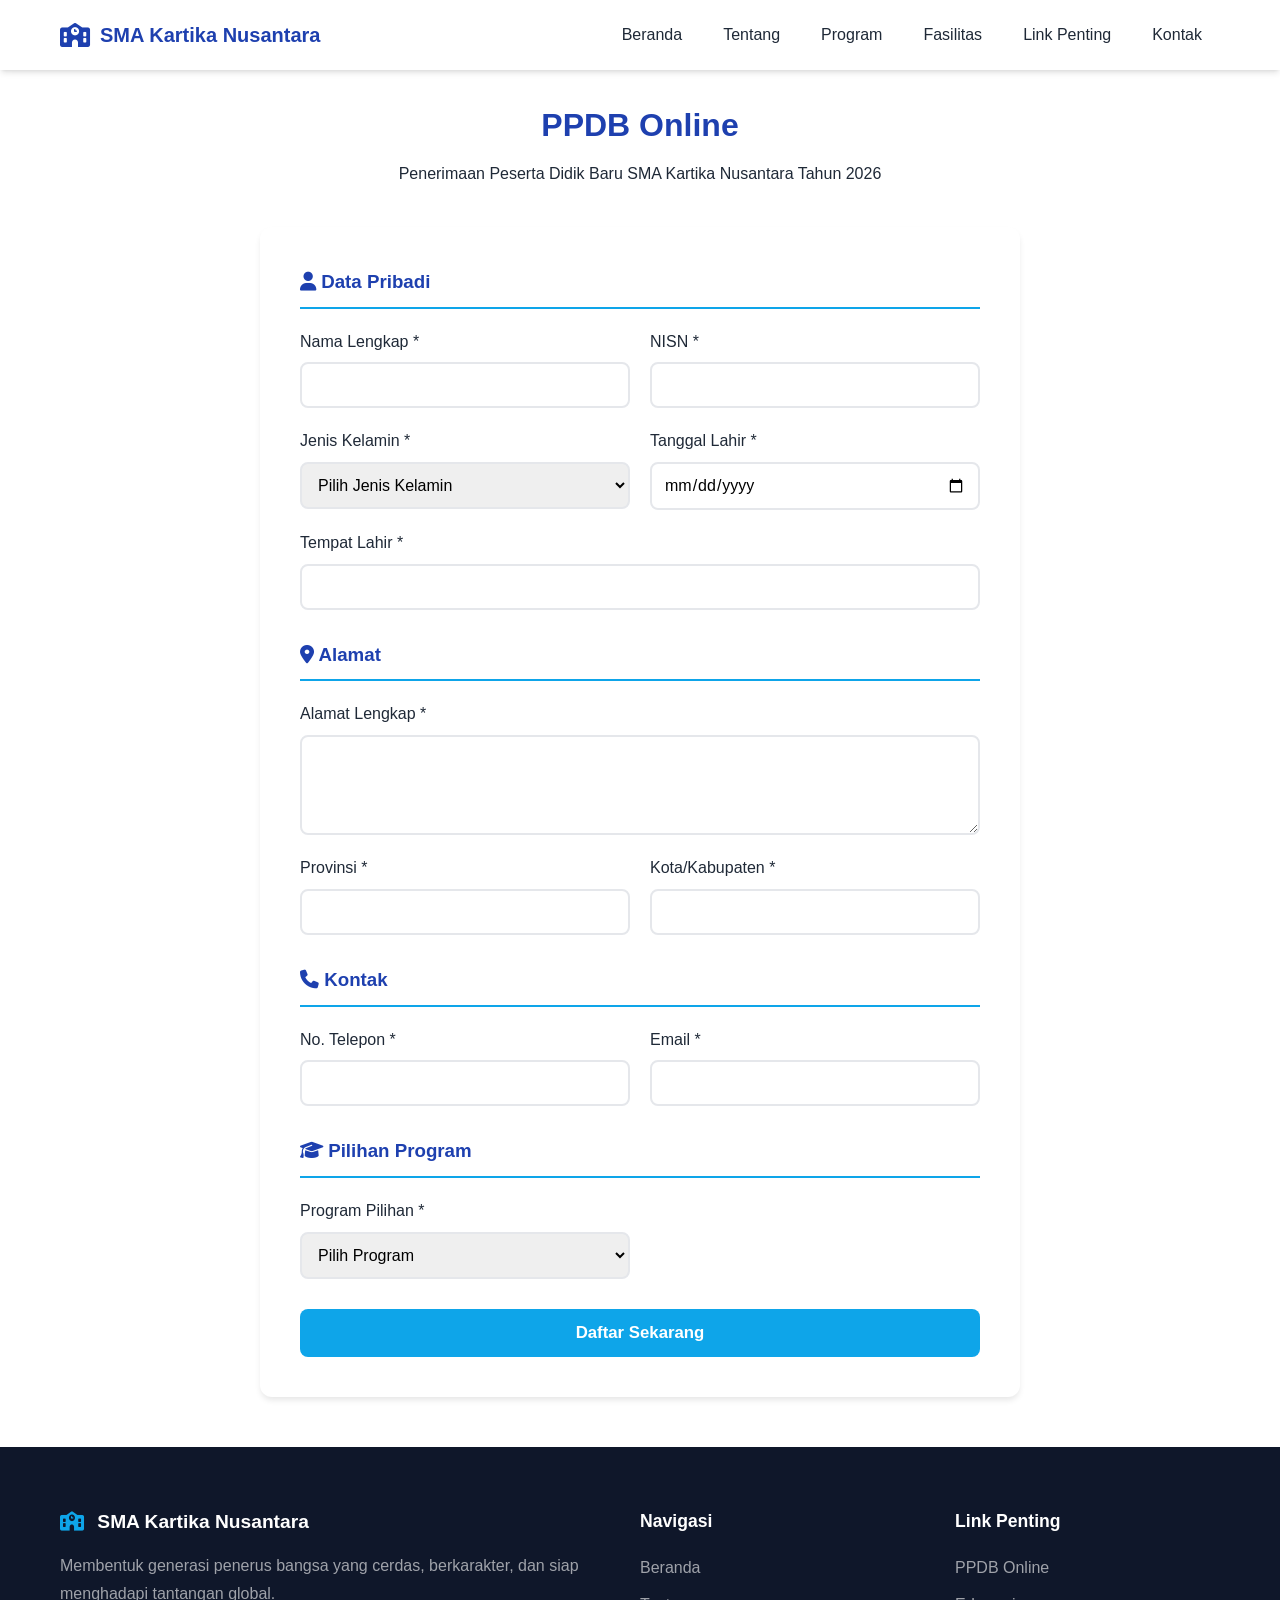
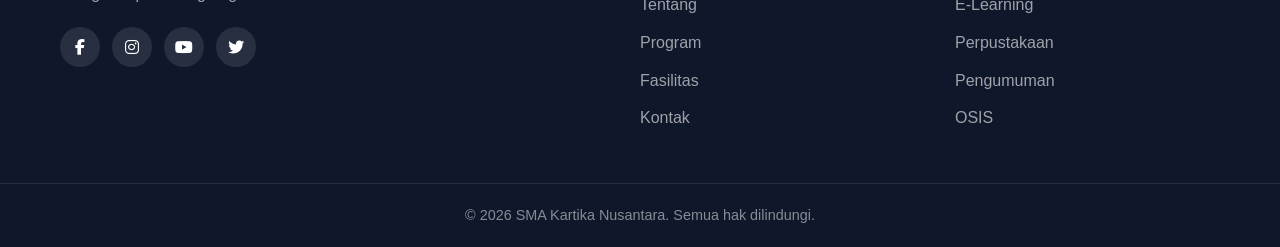
<file: pages/ppdb.html>
<!DOCTYPE html>
<html lang="id">
<head>
    <meta charset="UTF-8">
    <meta name="viewport" content="width=device-width, initial-scale=1.0">
    <meta name="description" content="PPDB Online SMA Kartika Nusantara - Penerimaan Peserta Didik Baru">
    <meta name="keywords" content="PPDB, pendaftaran, sekolah, SMA Kartika">
    <title>PPDB Online - SMA Kartika Nusantara</title>
    <link rel="stylesheet" href="../css/style.css">
    <link rel="preconnect" href="https://cdnjs.cloudflare.com" crossorigin>
    <link rel="stylesheet" href="https://cdnjs.cloudflare.com/ajax/libs/font-awesome/6.5.0/css/all.min.css">
    <style>
        .ppdb-container {
            max-width: 800px;
            margin: 100px auto 50px;
            padding: 0 20px;
        }
        .ppdb-header {
            text-align: center;
            margin-bottom: 40px;
        }
        .ppdb-header h1 {
            color: #1e40af;
            margin-bottom: 10px;
        }
        .ppdb-form {
            background: white;
            padding: 40px;
            border-radius: 12px;
            box-shadow: 0 4px 6px -1px rgba(0, 0, 0, 0.1);
        }
        .form-section {
            margin-bottom: 30px;
        }
        .form-section h3 {
            color: #1e40af;
            margin-bottom: 20px;
            border-bottom: 2px solid #0ea5e9;
            padding-bottom: 10px;
        }
        .form-row {
            display: grid;
            grid-template-columns: 1fr 1fr;
            gap: 20px;
            margin-bottom: 20px;
        }
        .form-row.full {
            grid-template-columns: 1fr;
        }
        .form-group {
            display: flex;
            flex-direction: column;
        }
        .form-group label {
            margin-bottom: 8px;
            font-weight: 500;
            color: #1f2937;
        }
        .form-group input,
        .form-group select,
        .form-group textarea {
            padding: 12px;
            border: 2px solid #e5e7eb;
            border-radius: 8px;
            font-size: 1rem;
            font-family: inherit;
            transition: 0.3s ease;
        }
        .form-group input:focus,
        .form-group select:focus,
        .form-group textarea:focus {
            outline: none;
            border-color: #1e40af;
            box-shadow: 0 0 0 3px rgba(30, 64, 175, 0.1);
        }
        .form-group textarea {
            resize: vertical;
            min-height: 100px;
        }
        .submit-btn {
            width: 100%;
            padding: 14px;
            background: #0ea5e9;
            color: white;
            border: none;
            border-radius: 8px;
            font-size: 1.05rem;
            font-weight: 600;
            cursor: pointer;
            transition: 0.3s ease;
        }
        .submit-btn:hover {
            background: #0284c7;
            transform: translateY(-2px);
        }
        .ppdb-success {
            text-align: center;
            padding: 60px 40px;
            background: #f0fdf4;
            border-radius: 12px;
            border: 2px solid #22c55e;
        }
        .ppdb-success i {
            font-size: 4rem;
            color: #22c55e;
            margin-bottom: 20px;
        }
        .ppdb-success h3 {
            color: #166534;
            margin-bottom: 10px;
            font-size: 1.5rem;
        }
        .ppdb-success p {
            color: #4b5563;
        }
        @media (max-width: 768px) {
            .form-row {
                grid-template-columns: 1fr;
            }
            .ppdb-container {
                margin-top: 100px;
            }
        }
    </style>
</head>
<body>
    <div id="navbar-placeholder"></div>

    <!-- Main Content -->
    <div class="ppdb-container">
        <div class="ppdb-header">
            <h1>PPDB Online</h1>
            <p>Penerimaan Peserta Didik Baru SMA Kartika Nusantara Tahun 2026</p>
        </div>

        <div class="ppdb-form">
            <form id="ppdbForm" novalidate>
                <!-- Data Pribadi -->
                <div class="form-section">
                    <h3><i class="fas fa-user" aria-hidden="true"></i> Data Pribadi</h3>
                    <div class="form-row">
                        <div class="form-group">
                            <label for="fullname">Nama Lengkap <span>*</span></label>
                            <input type="text" id="fullname" name="fullname" required>
                        </div>
                        <div class="form-group">
                            <label for="nisn">NISN <span>*</span></label>
                            <input type="text" id="nisn" name="nisn" required>
                        </div>
                    </div>
                    <div class="form-row">
                        <div class="form-group">
                            <label for="gender">Jenis Kelamin <span>*</span></label>
                            <select id="gender" name="gender" required>
                                <option value="">Pilih Jenis Kelamin</option>
                                <option value="laki-laki">Laki-laki</option>
                                <option value="perempuan">Perempuan</option>
                            </select>
                        </div>
                        <div class="form-group">
                            <label for="birthdate">Tanggal Lahir <span>*</span></label>
                            <input type="date" id="birthdate" name="birthdate" required>
                        </div>
                    </div>
                    <div class="form-row full">
                        <div class="form-group">
                            <label for="birthplace">Tempat Lahir <span>*</span></label>
                            <input type="text" id="birthplace" name="birthplace" required>
                        </div>
                    </div>
                </div>

                <!-- Alamat -->
                <div class="form-section">
                    <h3><i class="fas fa-map-marker-alt" aria-hidden="true"></i> Alamat</h3>
                    <div class="form-row full">
                        <div class="form-group">
                            <label for="address">Alamat Lengkap <span>*</span></label>
                            <textarea id="address" name="address" required></textarea>
                        </div>
                    </div>
                    <div class="form-row">
                        <div class="form-group">
                            <label for="province">Provinsi <span>*</span></label>
                            <input type="text" id="province" name="province" required>
                        </div>
                        <div class="form-group">
                            <label for="city">Kota/Kabupaten <span>*</span></label>
                            <input type="text" id="city" name="city" required>
                        </div>
                    </div>
                </div>

                <!-- Kontak -->
                <div class="form-section">
                    <h3><i class="fas fa-phone" aria-hidden="true"></i> Kontak</h3>
                    <div class="form-row">
                        <div class="form-group">
                            <label for="phone">No. Telepon <span>*</span></label>
                            <input type="tel" id="phone" name="phone" required>
                        </div>
                        <div class="form-group">
                            <label for="email">Email <span>*</span></label>
                            <input type="email" id="email" name="email" required>
                        </div>
                    </div>
                </div>

                <!-- Pilihan Program -->
                <div class="form-section">
                    <h3><i class="fas fa-graduation-cap" aria-hidden="true"></i> Pilihan Program</h3>
                    <div class="form-row">
                        <div class="form-group">
                            <label for="program">Program Pilihan <span>*</span></label>
                            <select id="program" name="program" required>
                                <option value="">Pilih Program</option>
                                <option value="ipa">IPA</option>
                                <option value="ips">IPS</option>
                                <option value="rpl">Rekayasa Perangkat Lunak</option>
                                <option value="bahasa">Program Bahasa</option>
                            </select>
                        </div>
                    </div>
                </div>

                <!-- Tombol Submit -->
                <button type="submit" class="submit-btn">Daftar Sekarang</button>
            </form>
        </div>
    </div>

    <div id="footer-placeholder"></div>

    <script src="../js/components.js" defer></script>
    <script src="../js/script.js" defer></script>
    <script>
const ppdbForm = document.getElementById('ppdbForm');
const successContainer = document.createElement('div');
successContainer.className = 'ppdb-success';
successContainer.setAttribute('role', 'alert');
successContainer.setAttribute('aria-live', 'polite');
successContainer.innerHTML = `
    <i class="fas fa-check-circle"></i>
    <h3>Pendaftaran Berhasil!</h3>
    <p>Terima kasih telah mendaftar. Kami akan menghubungi Anda segera melalui email/telepon.</p>
`;

if (ppdbForm) {
    ppdbForm.addEventListener('submit', (e) => {
        e.preventDefault();

        const required = ppdbForm.querySelectorAll('[required]');
        let valid = true;
        required.forEach(field => {
            if (!field.value.trim()) {
                field.style.borderColor = '#dc2626';
                valid = false;
            } else {
                field.style.borderColor = '';
            }
        });
        if (!valid) return;

        ppdbForm.style.display = 'none';
        ppdbForm.parentNode.insertBefore(successContainer, ppdbForm);
    });

    ppdbForm.querySelectorAll('input, select, textarea').forEach(field => {
        field.addEventListener('input', () => { if (field.style.borderColor) field.style.borderColor = ''; });
        field.addEventListener('change', () => { if (field.style.borderColor) field.style.borderColor = ''; });
    });
}
</script>
</body>
</html>
</file>
<file: css/style.css>
* {
    margin: 0;
    padding: 0;
    box-sizing: border-box;
}

:root {
    --primary: #1e40af;
    --primary-dark: #1e3a8a;
    --secondary: #0ea5e9;
    --accent: #f59e0b;
    --text: #1f2937;
    --text-light: #6b7280;
    --bg: #ffffff;
    --bg-light: #f8fafc;
    --border: #e5e7eb;
    --shadow: 0 4px 6px -1px rgba(0, 0, 0, 0.1), 0 2px 4px -2px rgba(0, 0, 0, 0.1);
    --shadow-lg: 0 10px 15px -3px rgba(0, 0, 0, 0.1), 0 4px 6px -4px rgba(0, 0, 0, 0.1);
    --radius: 12px;
    --transition: 0.3s ease;
}

html {
    scroll-behavior: smooth;
}

body {
    font-family: -apple-system, BlinkMacSystemFont, "Segoe UI", Roboto, "Helvetica Neue", Arial, sans-serif;
    color: var(--text);
    line-height: 1.6;
}

.container {
    max-width: 1200px;
    margin: 0 auto;
    padding: 0 20px;
}

/* Navbar */
.navbar {
    position: fixed;
    top: 0;
    width: 100%;
    background: rgba(255, 255, 255, 0.95);
    backdrop-filter: blur(10px);
    z-index: 1000;
    box-shadow: var(--shadow);
    transition: var(--transition);
}

.navbar.scrolled {
    box-shadow: var(--shadow-lg);
}

.nav-container {
    display: flex;
    justify-content: space-between;
    align-items: center;
    height: 70px;
}

.nav-logo {
    display: flex;
    align-items: center;
    gap: 10px;
    font-size: 1.25rem;
    font-weight: 700;
    color: var(--primary);
    text-decoration: none;
}

.nav-logo i {
    font-size: 1.5rem;
}

.nav-menu {
    display: flex;
    list-style: none;
    gap: 5px;
}

.nav-link {
    text-decoration: none;
    color: var(--text);
    padding: 8px 18px;
    border-radius: 8px;
    font-weight: 500;
    transition: var(--transition);
}

.nav-link:hover,
.nav-link.active {
    background: var(--primary);
    color: white;
}

.nav-toggle {
    display: none;
    background: none;
    border: none;
    font-size: 1.5rem;
    color: var(--text);
    cursor: pointer;
    padding: 5px;
}

/* Hero */
.hero {
    position: relative;
    min-height: 100vh;
    display: flex;
    align-items: center;
    background: linear-gradient(135deg, var(--primary) 0%, var(--primary-dark) 50%, #0f172a 100%);
    overflow: hidden;
}

.hero::before {
    content: '';
    position: absolute;
    top: -50%;
    left: -50%;
    width: 200%;
    height: 200%;
    background: radial-gradient(circle at 30% 50%, rgba(14, 165, 233, 0.15) 0%, transparent 50%),
                radial-gradient(circle at 70% 50%, rgba(245, 158, 11, 0.1) 0%, transparent 50%);
    animation: heroFloat 20s ease-in-out infinite;
}

@keyframes heroFloat {
    0%, 100% { transform: translate(0, 0) rotate(0deg); }
    33% { transform: translate(30px, -30px) rotate(1deg); }
    66% { transform: translate(-20px, 20px) rotate(-1deg); }
}

.hero-overlay {
    position: absolute;
    inset: 0;
    background: linear-gradient(135deg, rgba(0,0,0,0.3) 0%, transparent 50%, rgba(0,0,0,0.1) 100%);
    opacity: 0.5;
}

.hero-content {
    position: relative;
    text-align: center;
    z-index: 1;
}

.hero-content h1 {
    font-size: 3.5rem;
    color: white;
    margin-bottom: 20px;
    line-height: 1.2;
}

.hero-content .highlight {
    background: linear-gradient(135deg, var(--secondary), var(--accent));
    -webkit-background-clip: text;
    -webkit-text-fill-color: transparent;
    background-clip: text;
}

.hero-content p {
    font-size: 1.2rem;
    color: rgba(255, 255, 255, 0.8);
    margin-bottom: 35px;
    max-width: 600px;
    margin-left: auto;
    margin-right: auto;
}

.hero-buttons {
    display: flex;
    gap: 15px;
    justify-content: center;
    flex-wrap: wrap;
}

.btn {
    display: inline-block;
    padding: 14px 32px;
    border-radius: 50px;
    text-decoration: none;
    font-weight: 600;
    font-size: 1rem;
    transition: var(--transition);
    cursor: pointer;
    border: none;
}

.btn-primary {
    background: var(--secondary);
    color: white;
}

.btn-primary:hover {
    background: #0284c7;
    transform: translateY(-2px);
    box-shadow: 0 10px 25px rgba(14, 165, 233, 0.4);
}

.btn-secondary {
    background: transparent;
    color: white;
    border: 2px solid rgba(255, 255, 255, 0.3);
}

.btn-secondary:hover {
    background: rgba(255, 255, 255, 0.1);
    border-color: white;
    transform: translateY(-2px);
}

/* Section */
.section {
    padding: 100px 0;
}

.bg-light {
    background: var(--bg-light);
}

.section-header {
    text-align: center;
    margin-bottom: 60px;
}

.section-header h2 {
    font-size: 2.25rem;
    color: var(--text);
    margin-bottom: 15px;
}

.divider {
    width: 60px;
    height: 4px;
    background: linear-gradient(135deg, var(--primary), var(--secondary));
    border-radius: 2px;
    margin: 0 auto 15px;
}

.section-header p {
    color: var(--text-light);
    font-size: 1.1rem;
}

/* About */
.about-grid {
    display: grid;
    grid-template-columns: 1fr 1fr;
    gap: 50px;
    align-items: start;
}

.about-text h3 {
    color: var(--primary);
    margin-bottom: 10px;
    font-size: 1.3rem;
}

.about-text h3:not(:first-child) {
    margin-top: 25px;
}

.about-text p {
    color: var(--text-light);
    margin-bottom: 15px;
}

.mission-list {
    list-style: none;
    margin-top: 10px;
}

.mission-list li {
    padding: 10px 0 10px 30px;
    position: relative;
    color: var(--text-light);
}

.mission-list li::before {
    content: '✓';
    position: absolute;
    left: 0;
    color: var(--secondary);
    font-weight: bold;
}

.about-stats {
    display: grid;
    grid-template-columns: 1fr 1fr;
    gap: 20px;
}

.stat-card {
    background: white;
    padding: 30px 20px;
    text-align: center;
    border-radius: var(--radius);
    box-shadow: var(--shadow);
    transition: var(--transition);
}

.stat-card:hover {
    transform: translateY(-5px);
    box-shadow: var(--shadow-lg);
}

.stat-card i {
    font-size: 2rem;
    color: var(--primary);
    margin-bottom: 10px;
}

.stat-number {
    display: block;
    font-size: 2.25rem;
    font-weight: 800;
    color: var(--text);
}

.stat-label {
    color: var(--text-light);
    font-size: 0.9rem;
}

/* Programs */
.programs-grid {
    display: grid;
    grid-template-columns: repeat(auto-fit, minmax(250px, 1fr));
    gap: 30px;
}

.program-card {
    background: white;
    padding: 35px 25px;
    border-radius: var(--radius);
    text-align: center;
    box-shadow: var(--shadow);
    transition: var(--transition);
    border-bottom: 4px solid transparent;
}

.program-card:hover {
    transform: translateY(-8px);
    box-shadow: var(--shadow-lg);
    border-bottom-color: var(--primary);
}

.program-icon {
    width: 70px;
    height: 70px;
    background: linear-gradient(135deg, var(--primary), var(--secondary));
    border-radius: 50%;
    display: flex;
    align-items: center;
    justify-content: center;
    margin: 0 auto 20px;
}

.program-icon i {
    font-size: 1.75rem;
    color: white;
}

.program-card h3 {
    margin-bottom: 10px;
    color: var(--text);
}

.program-card p {
    color: var(--text-light);
    font-size: 0.95rem;
}

/* Facilities */
.facilities-grid {
    display: grid;
    grid-template-columns: repeat(auto-fit, minmax(280px, 1fr));
    gap: 30px;
}

.facility-card {
    border-radius: var(--radius);
    overflow: hidden;
    box-shadow: var(--shadow);
    transition: var(--transition);
    background: white;
}

.facility-card:hover {
    transform: translateY(-5px);
    box-shadow: var(--shadow-lg);
}

.facility-card img {
    width: 100%;
    height: 220px;
    object-fit: cover;
    display: block;
}

.facility-info {
    padding: 20px;
}

.facility-info h3 {
    margin-bottom: 8px;
    color: var(--text);
}

.facility-info p {
    color: var(--text-light);
    font-size: 0.95rem;
}

/* Quick Links */
.quick-links-grid {
    display: grid;
    grid-template-columns: repeat(auto-fit, minmax(200px, 1fr));
    gap: 25px;
}

.quick-link-card {
    background: white;
    padding: 30px 25px;
    border-radius: var(--radius);
    text-align: center;
    box-shadow: var(--shadow);
    transition: var(--transition);
    text-decoration: none;
    color: inherit;
    display: flex;
    flex-direction: column;
    align-items: center;
    gap: 15px;
}

.quick-link-card:hover {
    transform: translateY(-8px);
    box-shadow: var(--shadow-lg);
    color: var(--primary);
}

.quick-link-card i {
    font-size: 2.5rem;
    color: var(--primary);
    transition: var(--transition);
}

.quick-link-card:hover i {
    color: var(--secondary);
    transform: scale(1.1);
}

.quick-link-card h3 {
    margin: 0;
    color: var(--text);
    font-size: 1.1rem;
}

.quick-link-card p {
    color: var(--text-light);
    font-size: 0.9rem;
    margin: 0;
}

/* Testimonials */
.testimonials-grid {
    display: grid;
    grid-template-columns: repeat(auto-fit, minmax(300px, 1fr));
    gap: 30px;
}

.testimonial-card {
    background: white;
    padding: 30px;
    border-radius: var(--radius);
    box-shadow: var(--shadow);
    position: relative;
}

.testimonial-card::before {
    content: '\201C';
    position: absolute;
    top: 15px;
    left: 20px;
    font-size: 4rem;
    color: var(--primary);
    opacity: 0.15;
    font-family: Georgia, serif;
    line-height: 1;
}

.testimonial-text {
    font-style: italic;
    color: var(--text-light);
    margin-bottom: 20px;
    line-height: 1.7;
}

.testimonial-author {
    display: flex;
    align-items: center;
    gap: 12px;
}

.testimonial-avatar {
    width: 45px;
    height: 45px;
    border-radius: 50%;
    background: linear-gradient(135deg, var(--primary), var(--secondary));
    display: flex;
    align-items: center;
    justify-content: center;
    color: white;
    font-weight: 600;
    font-size: 1rem;
}

.testimonial-name {
    font-weight: 600;
    color: var(--text);
}

.testimonial-role {
    font-size: 0.85rem;
    color: var(--text-light);
}

/* Contact */
.contact-grid {
    display: grid;
    grid-template-columns: 1fr 1fr;
    gap: 50px;
}

.contact-item {
    display: flex;
    gap: 15px;
    margin-bottom: 30px;
}

.contact-item i {
    font-size: 1.3rem;
    color: var(--primary);
    margin-top: 5px;
    width: 40px;
    height: 40px;
    background: var(--bg-light);
    border-radius: 10px;
    display: flex;
    align-items: center;
    justify-content: center;
    flex-shrink: 0;
}

.contact-item h4 {
    margin-bottom: 5px;
    color: var(--text);
}

.contact-item p {
    color: var(--text-light);
}

.contact-form .form-group {
    margin-bottom: 20px;
}

.contact-form input,
.contact-form textarea {
    width: 100%;
    padding: 14px 18px;
    border: 2px solid var(--border);
    border-radius: 10px;
    font-size: 1rem;
    font-family: inherit;
    transition: var(--transition);
    background: var(--bg);
}

.contact-form input:focus,
.contact-form textarea:focus {
    outline: none;
    border-color: var(--primary);
    box-shadow: 0 0 0 3px rgba(30, 64, 175, 0.1);
}

.btn-submit {
    width: 100%;
    font-size: 1.05rem;
}

.error-message {
    display: block;
    color: #dc2626;
    font-size: 0.85rem;
    margin-top: 5px;
    min-height: 1.2em;
}

.input-error {
    border-color: #dc2626 !important;
}

/* Footer */
.footer {
    background: #0f172a;
    color: white;
    padding: 60px 0 0;
}

.footer-grid {
    display: grid;
    grid-template-columns: 2fr 1fr 1fr;
    gap: 50px;
    padding-bottom: 40px;
}

.footer-brand h3 {
    margin-bottom: 15px;
    font-size: 1.2rem;
}

.footer-brand h3 i {
    margin-right: 8px;
    color: var(--secondary);
}

.footer-brand p {
    color: rgba(255, 255, 255, 0.6);
    line-height: 1.7;
    margin-bottom: 20px;
}

.footer-social {
    display: flex;
    gap: 12px;
}

.footer-social a {
    width: 40px;
    height: 40px;
    background: rgba(255, 255, 255, 0.1);
    border-radius: 50%;
    display: flex;
    align-items: center;
    justify-content: center;
    color: white;
    text-decoration: none;
    transition: var(--transition);
}

.footer-social a:hover {
    background: var(--secondary);
    transform: translateY(-3px);
}

.footer-links h4 {
    margin-bottom: 20px;
    font-size: 1.1rem;
}

.footer-links ul {
    list-style: none;
}

.footer-links li {
    margin-bottom: 12px;
}

.footer-links a {
    color: rgba(255, 255, 255, 0.6);
    text-decoration: none;
    transition: var(--transition);
}

.footer-links a:hover {
    color: var(--secondary);
    padding-left: 5px;
}

.footer-bottom {
    border-top: 1px solid rgba(255, 255, 255, 0.1);
    padding: 20px 0;
    text-align: center;
    color: rgba(255, 255, 255, 0.5);
    font-size: 0.9rem;
}

/* Back to top */
.back-to-top {
    position: fixed;
    bottom: 30px;
    right: 30px;
    width: 50px;
    height: 50px;
    border-radius: 50%;
    background: var(--primary);
    color: white;
    border: none;
    cursor: pointer;
    font-size: 1.2rem;
    opacity: 0;
    visibility: hidden;
    z-index: 999;
    box-shadow: var(--shadow-lg);
    transition: opacity 0.3s ease, visibility 0.3s ease, background 0.3s ease, transform 0.3s ease;
}

.back-to-top.visible {
    opacity: 1;
    visibility: visible;
}

.back-to-top:hover {
    background: var(--primary-dark);
    transform: translateY(-3px);
}

/* Reduced motion */
@media (prefers-reduced-motion: reduce) {
    html {
        scroll-behavior: auto;
    }
    *,
    *::before,
    *::after {
        animation-duration: 0.01ms !important;
        animation-iteration-count: 1 !important;
        transition-duration: 0.01ms !important;
    }
}

/* Focus visible for keyboard nav */
:focus-visible {
    outline: 3px solid var(--secondary);
    outline-offset: 2px;
}

.nav-link:focus-visible {
    background: var(--primary);
    color: white;
}

/* Responsive */
@media (max-width: 968px) {
    .about-grid,
    .contact-grid {
        grid-template-columns: 1fr;
    }

    .footer-grid {
        grid-template-columns: 1fr 1fr;
    }

    .hero-content h1 {
        font-size: 2.5rem;
    }
}

@media (max-width: 768px) {
    .nav-toggle {
        display: block;
    }

    .nav-menu {
        position: fixed;
        left: -100%;
        top: 70px;
        flex-direction: column;
        background: white;
        width: 100%;
        padding: 20px;
        box-shadow: var(--shadow-lg);
        transition: var(--transition);
        gap: 5px;
    }

    .nav-menu.active {
        left: 0;
    }

    .hero-content h1 {
        font-size: 2rem;
    }

    .hero-content p {
        font-size: 1rem;
    }

    .about-stats {
        grid-template-columns: 1fr 1fr;
    }

    .footer-grid {
        grid-template-columns: 1fr;
        gap: 30px;
    }

    .section {
        padding: 70px 0;
    }

    .section-header h2 {
        font-size: 1.75rem;
    }

    .quick-links-grid {
        grid-template-columns: repeat(auto-fit, minmax(150px, 1fr));
        gap: 15px;
    }

    .quick-link-card {
        padding: 20px 15px;
    }

    .quick-link-card i {
        font-size: 2rem;
    }
}

@media (max-width: 480px) {
    .hero-content h1 {
        font-size: 1.65rem;
    }

    .hero-buttons {
        flex-direction: column;
        align-items: center;
    }

    .btn {
        width: 100%;
        max-width: 280px;
        text-align: center;
    }

    .about-stats {
        grid-template-columns: 1fr 1fr;
        gap: 12px;
    }

    .stat-card {
        padding: 20px 10px;
    }

    .stat-number {
        font-size: 1.75rem;
    }

    .programs-grid,
    .facilities-grid,
    .quick-links-grid {
        grid-template-columns: 1fr;
    }

    .quick-link-card {
        padding: 20px 15px;
    }

    .quick-link-card i {
        font-size: 1.75rem;
    }
}
</file>
